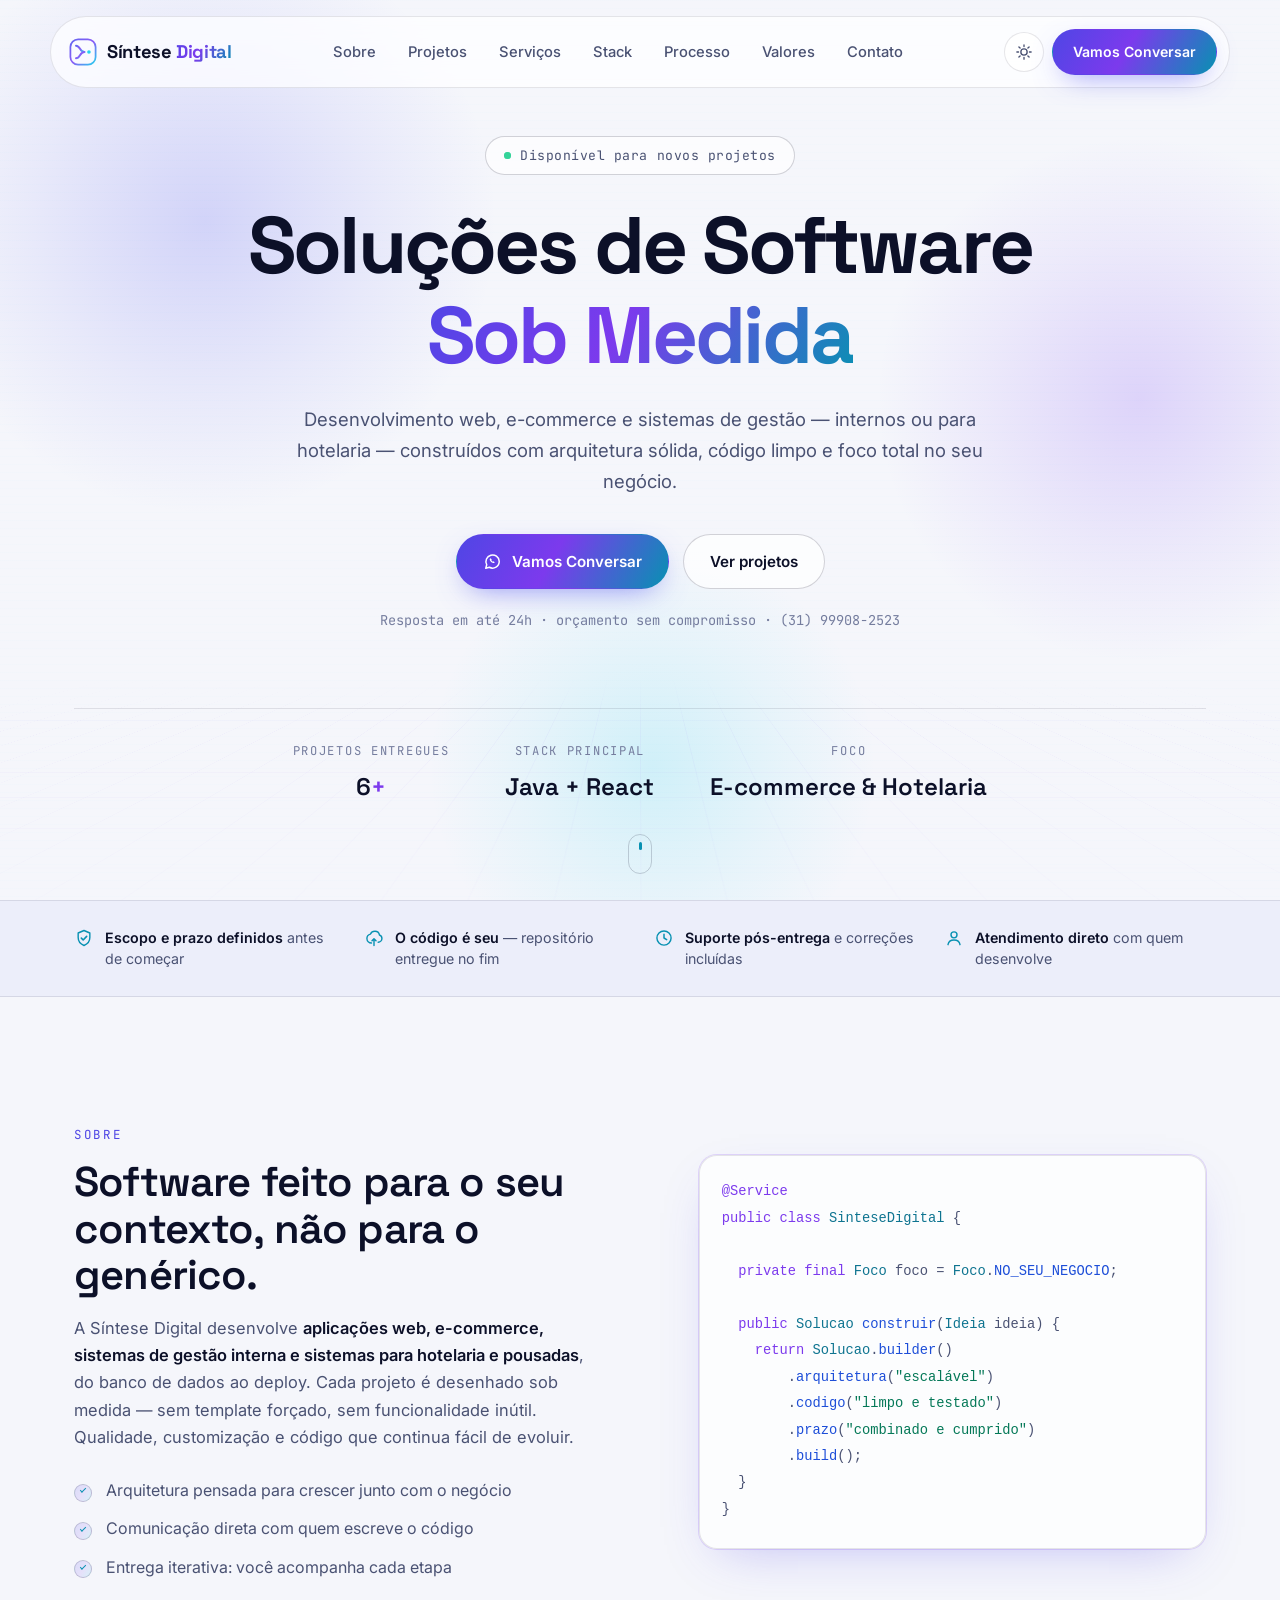
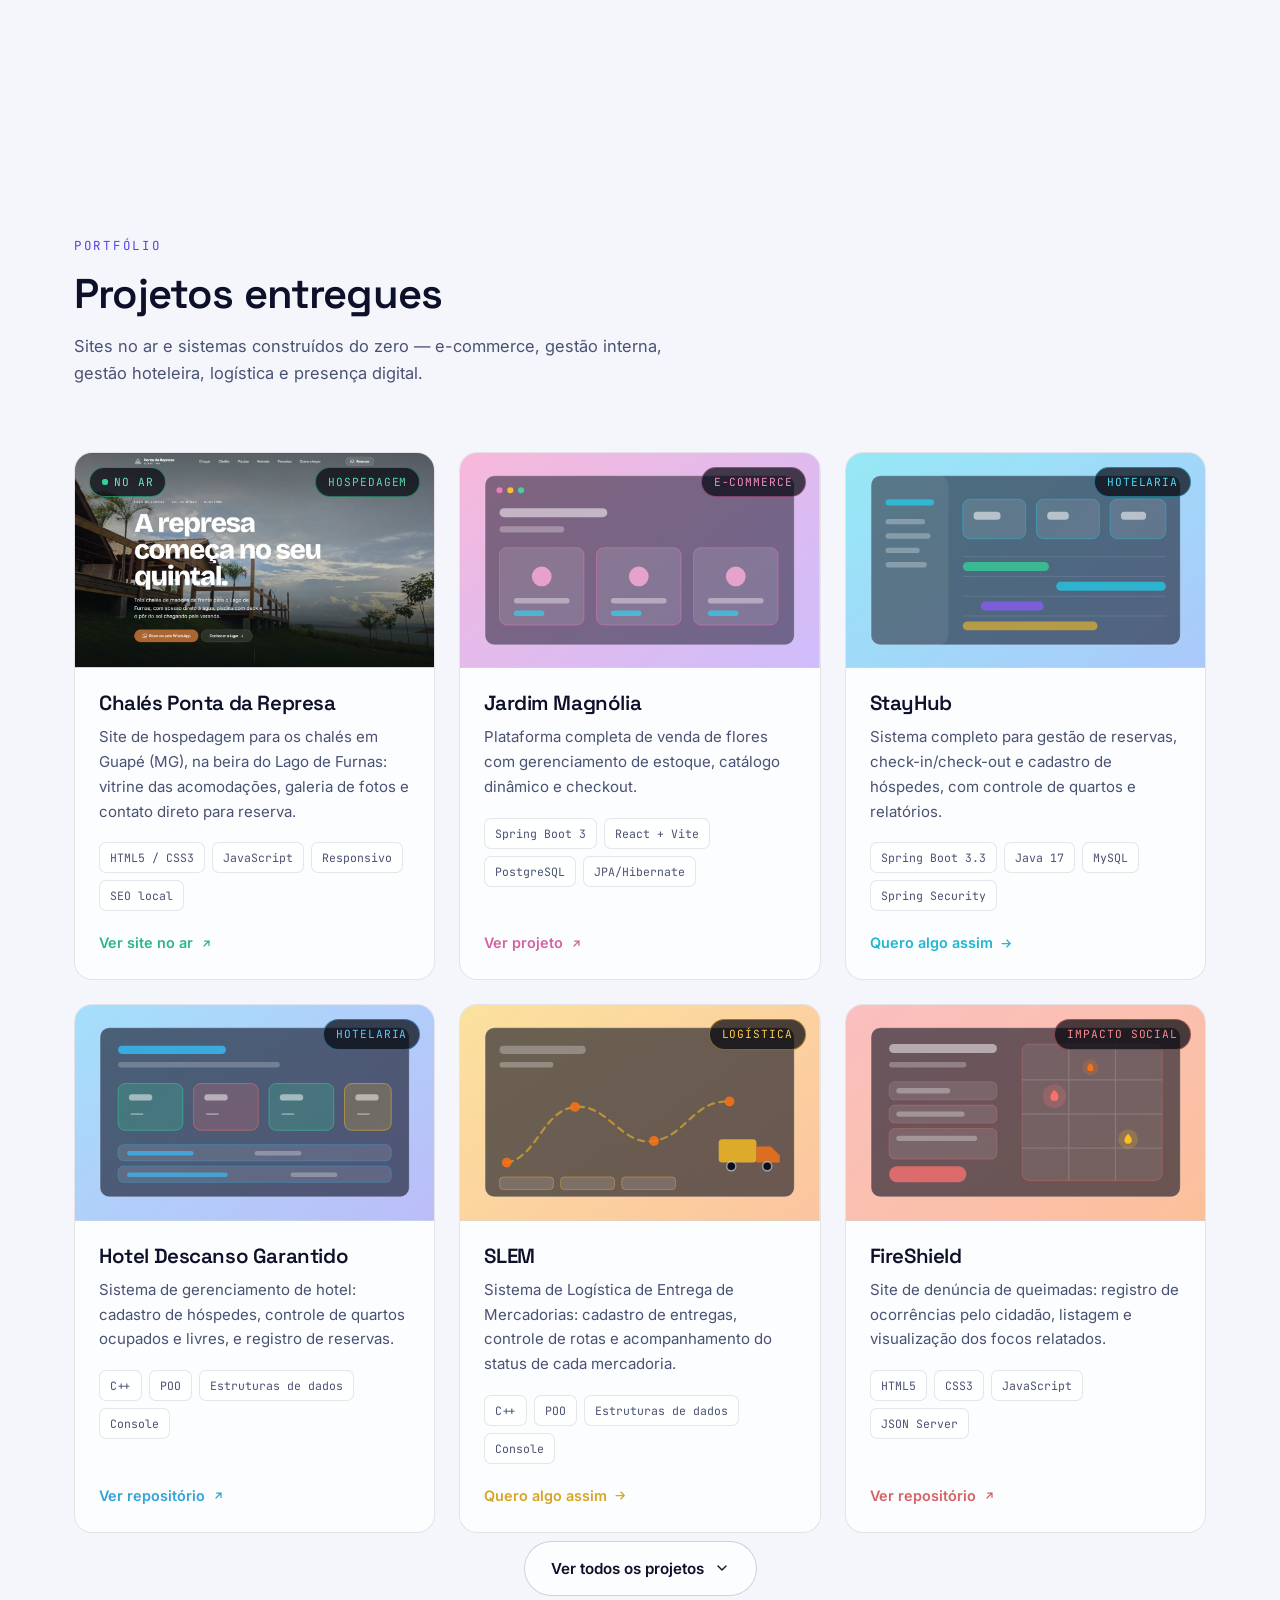
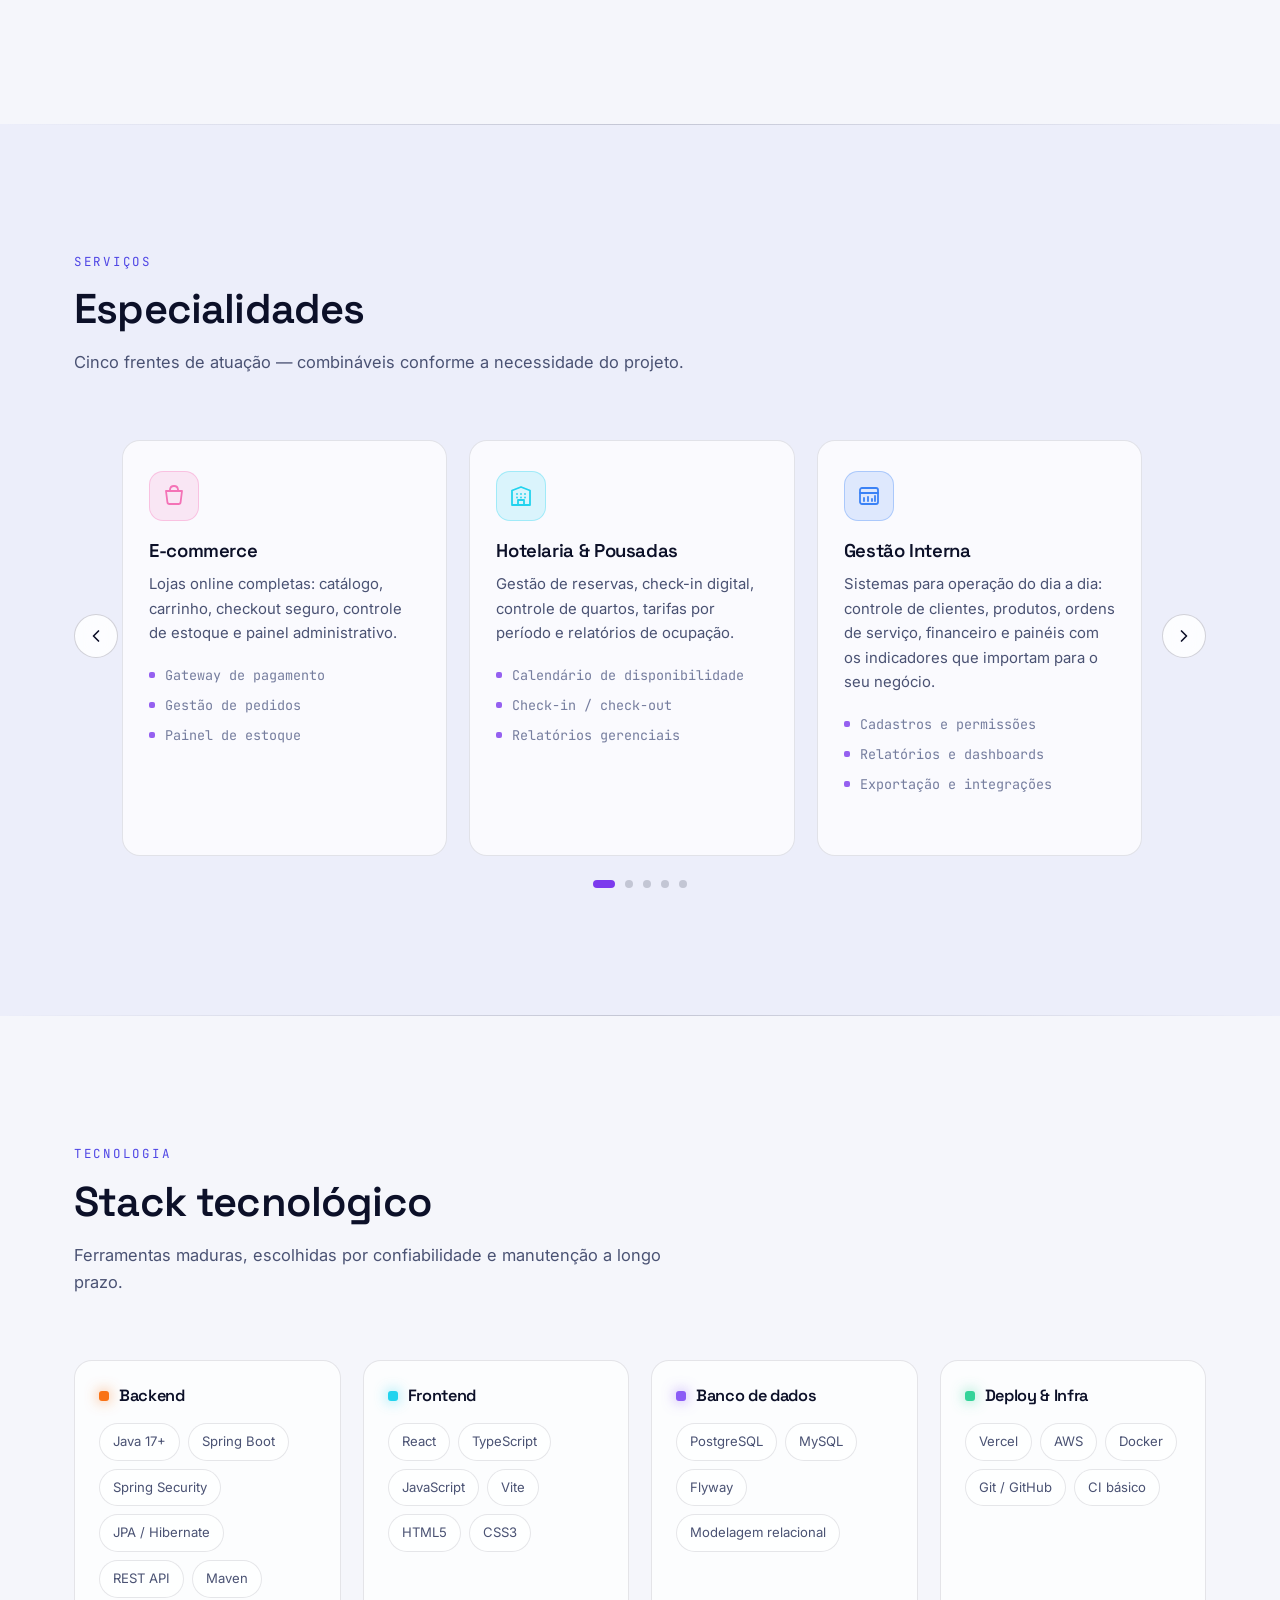
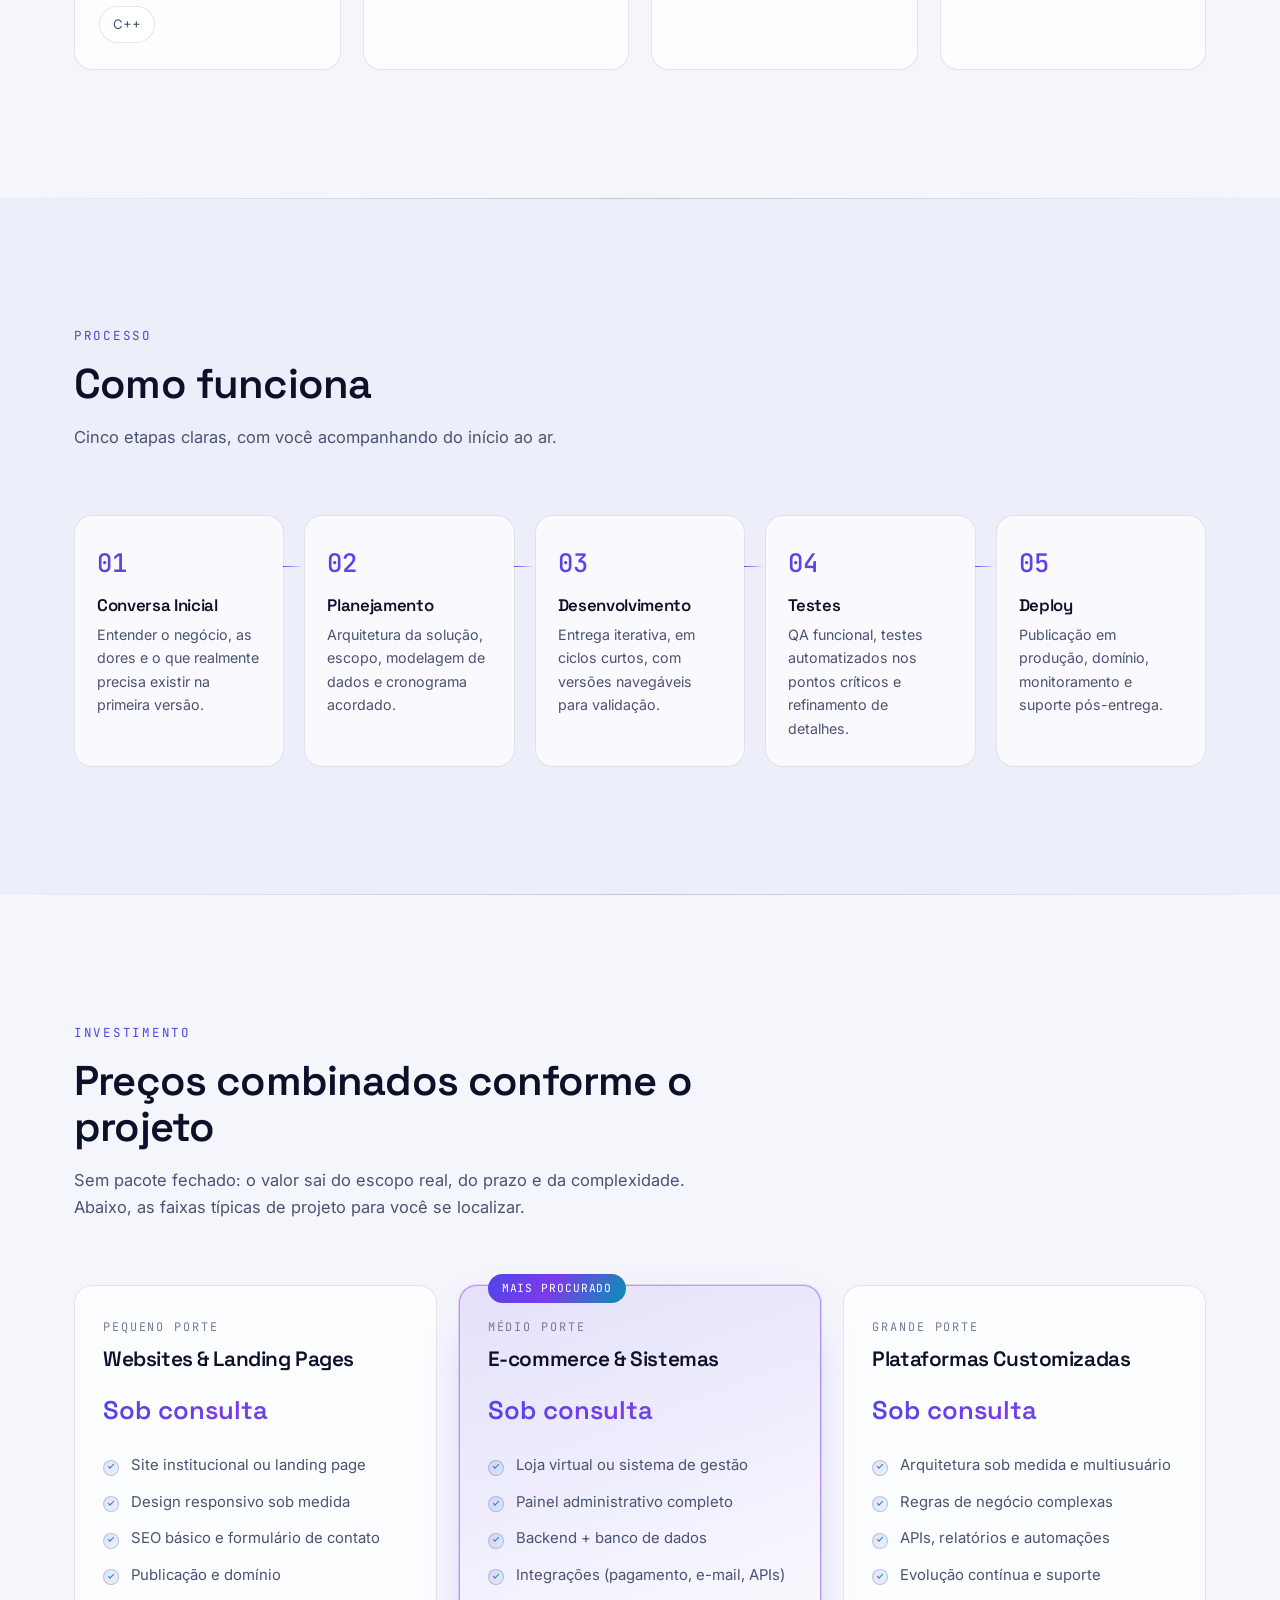
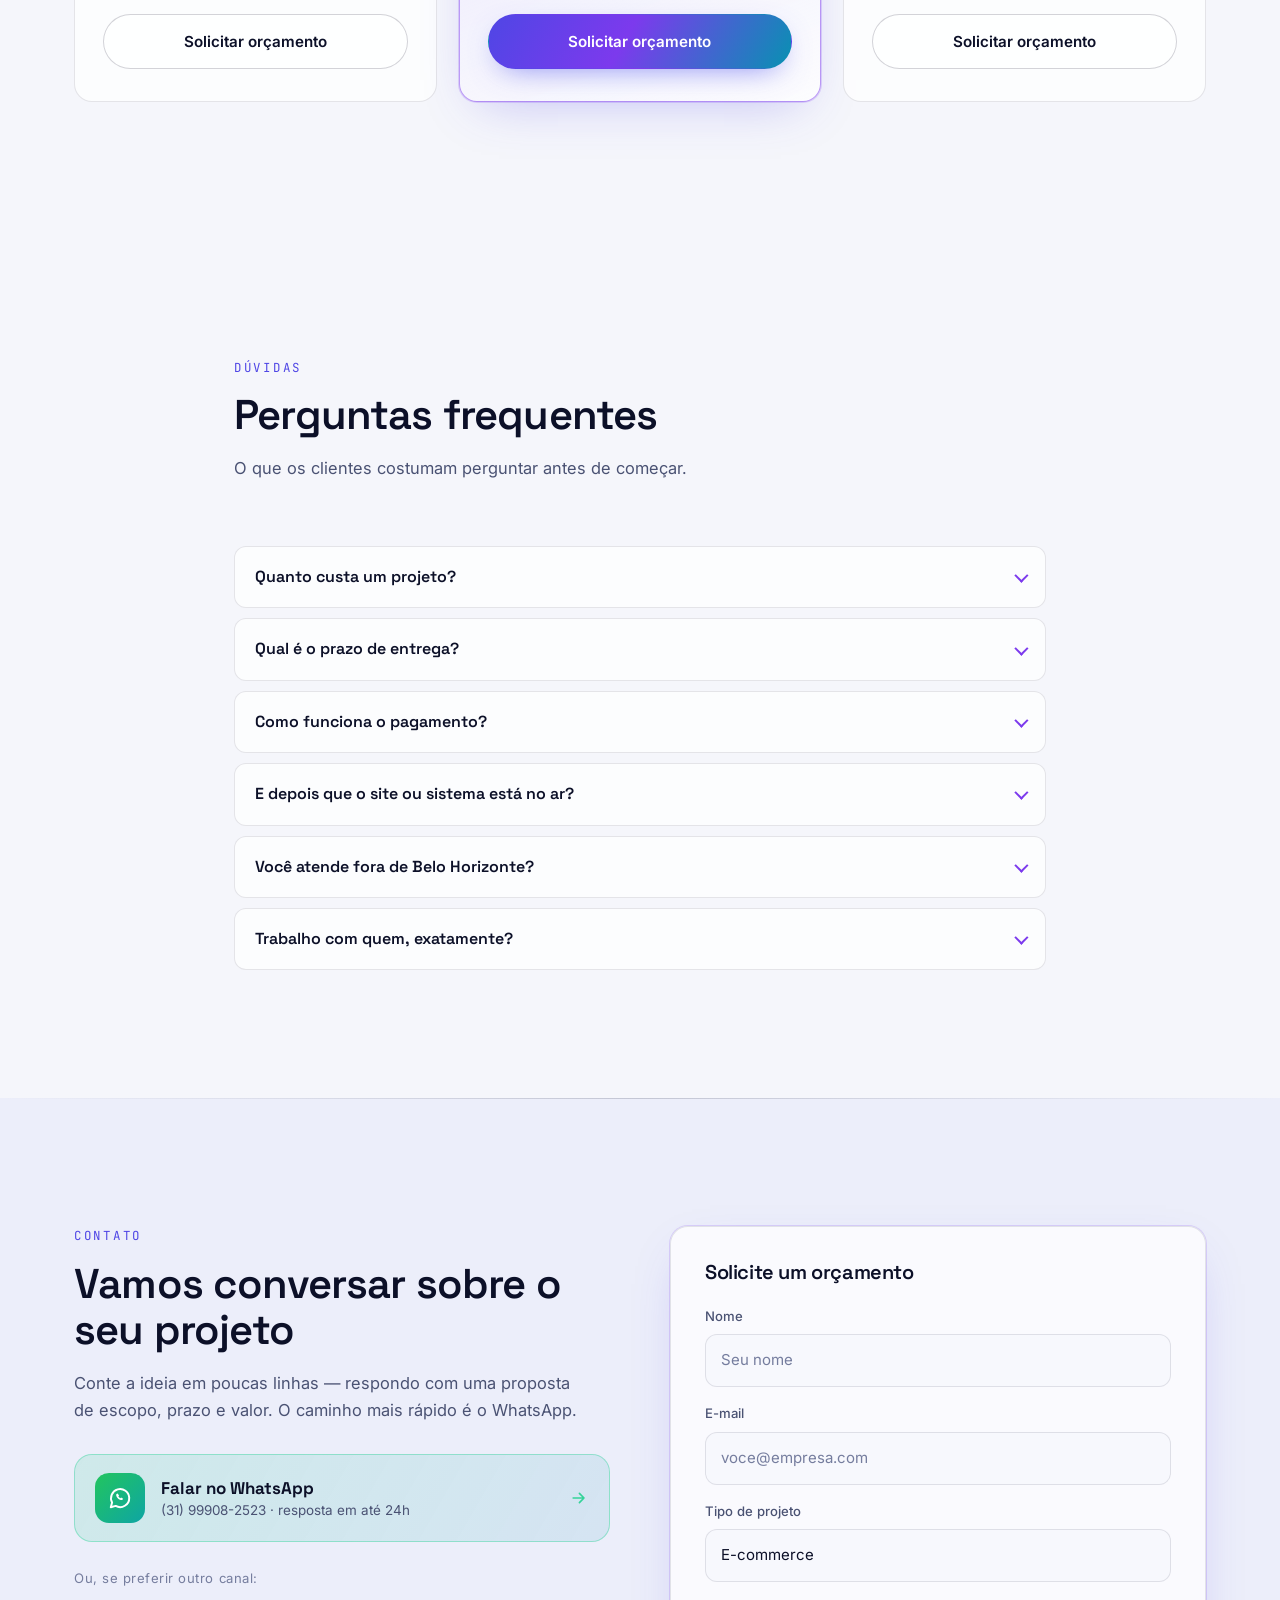
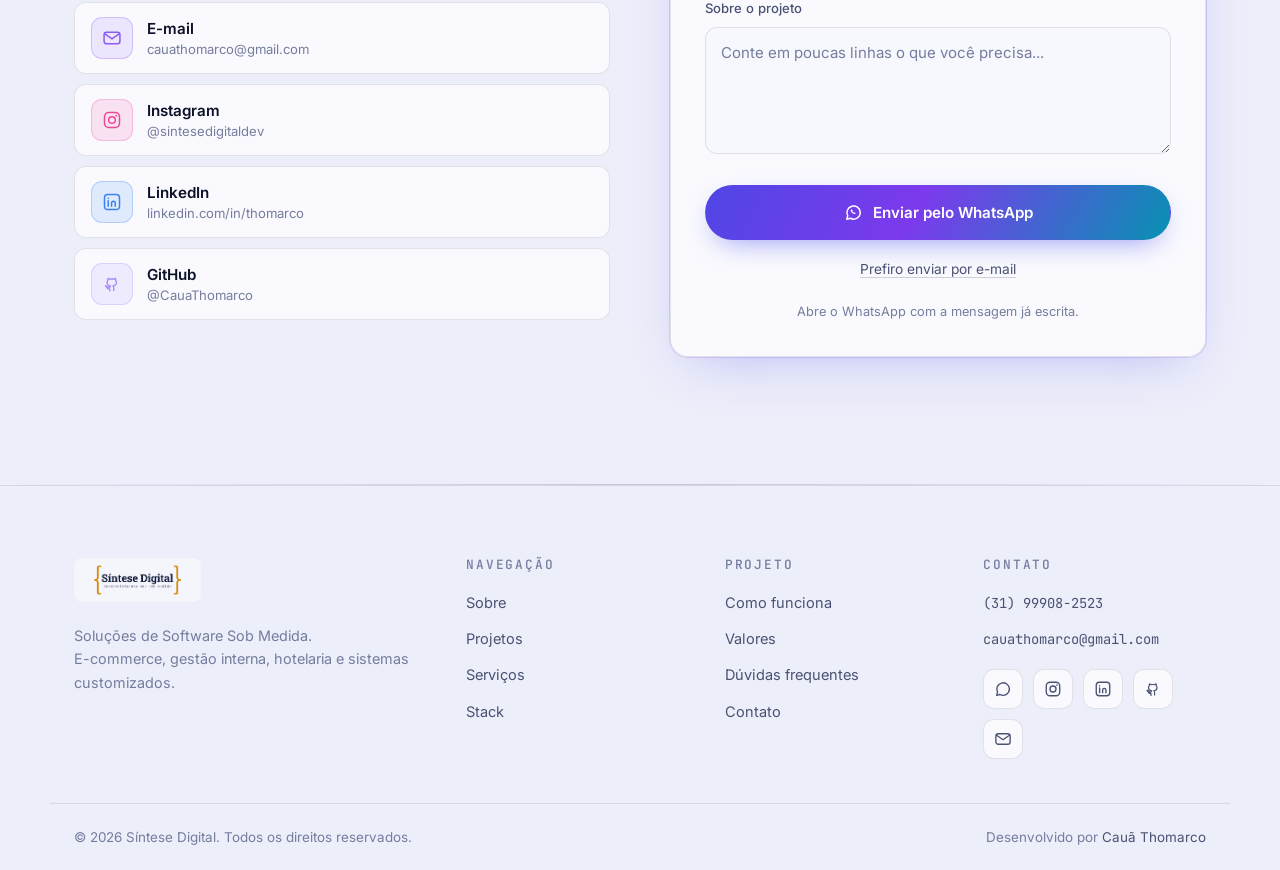
<file: index.html>
<!DOCTYPE html>
<html lang="pt-BR">
<head>
<!-- Google tag (gtag.js) -->
<script async src="https://www.googletagmanager.com/gtag/js?id=AW-18373610992"></script>
<script>
  window.dataLayer = window.dataLayer || [];
  function gtag(){dataLayer.push(arguments);}
  gtag('js', new Date());
  gtag('config', 'AW-18373610992');
</script>
<!-- Event snippet for Contato conversion page -->
<script>
function gtag_report_conversion(url) {
  var callback = function () {
    if (typeof(url) != 'undefined') { window.location = url; }
  };
  gtag('event', 'conversion', {
    'send_to': 'AW-18373610992/eOlWCNu4ydwcEPCbnLlE',
    'value': 1.0,
    'currency': 'BRL',
    'event_callback': callback
  });
  return false;
}
</script>
<meta charset="UTF-8">
<meta name="viewport" content="width=device-width, initial-scale=1">
<title>Síntese Digital — Soluções de Software Sob Medida</title>
<meta name="description" content="Síntese Digital desenvolve software sob medida: e-commerce, sistemas de gestão interna, sistemas para hotelaria e pousadas, sites institucionais e APIs robustas com Java, Spring Boot e React.">
<meta name="author" content="Cauã Thomarco">
<meta name="color-scheme" content="dark light">
<meta name="theme-color" content="#05060f">

<!-- Define o tema antes da pintura: segue a preferência do sistema do cliente,
     ou a escolha manual salva anteriormente. Evita flash de tema errado. -->
<script>
(function () {
  var t;
  try { t = localStorage.getItem("sintese-theme"); } catch (e) {}
  if (t !== "light" && t !== "dark") {
    t = window.matchMedia("(prefers-color-scheme: light)").matches ? "light" : "dark";
  }
  document.documentElement.setAttribute("data-theme", t);
})();
</script>
<meta name="keywords" content="desenvolvimento de software, e-commerce, sistema hoteleiro, pousadas, Spring Boot, React, Java, Síntese Digital">
<link rel="canonical" href="https://sintesedigitaldev.com.br/">

<!-- Open Graph / redes sociais -->
<meta property="og:type" content="website">
<meta property="og:locale" content="pt_BR">
<meta property="og:site_name" content="Síntese Digital">
<meta property="og:title" content="Síntese Digital — Soluções de Software Sob Medida">
<meta property="og:description" content="E-commerce, sistemas de gestão interna, sistemas para hotelaria, sites institucionais e APIs sob medida. Do planejamento ao deploy.">
<meta property="og:url" content="https://sintesedigitaldev.com.br/">
<meta property="og:image" content="https://sintesedigitaldev.com.br/img/logo-horizontal-escura.png">
<meta property="og:image:secure_url" content="https://sintesedigitaldev.com.br/img/logo-horizontal-escura.png">
<meta property="og:image:type" content="image/png">
<meta property="og:image:width" content="2200">
<meta property="og:image:height" content="760">
<meta property="og:image:alt" content="Síntese Digital — desenvolvimento web sob medida">
<meta name="twitter:card" content="summary_large_image">
<meta name="twitter:image" content="https://sintesedigitaldev.com.br/img/logo-horizontal-escura.png">
<meta name="twitter:image:alt" content="Síntese Digital — desenvolvimento web sob medida">

<link rel="icon" href="data:image/svg+xml,%3Csvg xmlns='http://www.w3.org/2000/svg' viewBox='0 0 64 64'%3E%3Crect width='64' height='64' rx='16' fill='%230b0e1e'/%3E%3Cpath d='M17 19c14 0 12 13 24 13' stroke='%238b5cf6' stroke-width='6' fill='none' stroke-linecap='round'/%3E%3Cpath d='M17 45c14 0 12-13 24-13' stroke='%236366f1' stroke-width='6' fill='none' stroke-linecap='round'/%3E%3Ccircle cx='44' cy='32' r='5' fill='%2322d3ee'/%3E%3C/svg%3E">

<!-- O CSS do site vem primeiro e é o único que bloqueia a pintura. -->
<!-- ?v= é cache-busting manual: bumpar a data a cada deploy que mexe no CSS/JS
     (o _headers guarda CSS e JS por 1h, senão a mudança só aparece depois) -->
<link rel="stylesheet" href="styles.css?v=20260806">

<!-- Fontes num <link> comum travavam a primeira pintura até o Google
     responder. Com media="print" o navegador baixa sem bloquear e o onload
     promove para "all": o texto aparece na hora com a fonte do sistema e
     troca quando o arquivo chega (font-display: swap).
     Space Grotesk 500 saiu da lista — nenhuma regra do CSS usava. -->
<link rel="preconnect" href="https://fonts.googleapis.com">
<link rel="preconnect" href="https://fonts.gstatic.com" crossorigin>
<link rel="stylesheet"
      href="https://fonts.googleapis.com/css2?family=Space+Grotesk:wght@600;700&family=Inter:wght@400;500;600&family=JetBrains+Mono:wght@400;500&display=swap"
      media="print" onload="this.media='all'">
<noscript>
  <link rel="stylesheet" href="https://fonts.googleapis.com/css2?family=Space+Grotesk:wght@600;700&family=Inter:wght@400;500;600&family=JetBrains+Mono:wght@400;500&display=swap">
</noscript>

<script type="application/ld+json">
{
  "@context": "https://schema.org",
  "@type": "ProfessionalService",
  "name": "Síntese Digital",
  "description": "Desenvolvimento de software sob medida: e-commerce, sistemas de gestão interna, sistemas para hotelaria e pousadas, sites institucionais e APIs.",
  "url": "https://sintesedigitaldev.com.br/",
  "image": {
    "@type": "ImageObject",
    "url": "https://sintesedigitaldev.com.br/img/logo-horizontal-escura.png",
    "width": 2200,
    "height": 760
  },
  "logo": {
    "@type": "ImageObject",
    "url": "https://sintesedigitaldev.com.br/img/logo-horizontal-escura.png",
    "width": 2200,
    "height": 760
  },
  "areaServed": "BR",
  "founder": { "@type": "Person", "name": "Cauã Thomarco" },
  "knowsAbout": ["Java", "Spring Boot", "React", "PostgreSQL", "MySQL", "E-commerce", "Sistemas de gestão interna", "Sistemas de gestão hoteleira"],
  "email": "cauathomarco@gmail.com",
  "telephone": "+5531999082523",
  "sameAs": [
    "https://www.instagram.com/sintesedigitaldev",
    "https://www.linkedin.com/in/thomarco",
    "https://github.com/CauaThomarco"
  ]
}
</script>
</head>
<body>
<a class="skip-link" href="#hero">Ir para o conteúdo</a>

<!-- ============ NAV FLUTUANTE ============ -->
<header class="nav-wrap" id="nav">
  <nav class="nav glass-blur" aria-label="Navegação principal">
    <a class="brand" href="#hero" aria-label="Síntese Digital — início">
      <span class="brand-mark" aria-hidden="true">
        <svg viewBox="0 0 40 40" width="28" height="28">
          <defs>
            <linearGradient id="lg" x1="0" y1="0" x2="1" y2="1">
              <stop offset="0" stop-color="#6366f1"/><stop offset=".5" stop-color="#8b5cf6"/><stop offset="1" stop-color="#22d3ee"/>
            </linearGradient>
          </defs>
          <!-- duas linhas que convergem em um único ponto: síntese -->
          <rect x="2" y="2" width="36" height="36" rx="11" fill="none" stroke="url(#lg)" stroke-width="2.5"/>
          <path d="M10 11c6.5 0 5 9 12 9" fill="none" stroke="url(#lg)" stroke-width="2.8" stroke-linecap="round"/>
          <path d="M10 29c6.5 0 5-9 12-9" fill="none" stroke="url(#lg)" stroke-width="2.8" stroke-linecap="round"/>
          <path d="M22 20h5" fill="none" stroke="url(#lg)" stroke-width="2.8" stroke-linecap="round"/>
          <circle cx="28.5" cy="20" r="2.6" fill="#22d3ee"/>
        </svg>
      </span>
      <span class="brand-text">Síntese<span class="grad-text"> Digital</span></span>
    </a>

    <ul class="nav-links" id="nav-links">
      <li><a href="#sobre">Sobre</a></li>
      <li><a href="#projetos">Projetos</a></li>
      <li><a href="#servicos">Serviços</a></li>
      <li><a href="#stack">Stack</a></li>
      <li><a href="#processo">Processo</a></li>
      <li><a href="#valores">Valores</a></li>
      <li><a href="#contato">Contato</a></li>
      <li class="nav-cta-mobile"><a href="https://wa.me/5531999082523?text=Ol%C3%A1%2C%20Cau%C3%A3!%20Vi%20o%20site%20da%20S%C3%ADntese%20Digital%20e%20quero%20conversar%20sobre%20um%20projeto." target="_blank" rel="noopener">Vamos Conversar</a></li>
    </ul>

    <div class="nav-actions">
      <button class="icon-btn" id="theme-toggle" type="button" aria-label="Alternar tema claro/escuro" title="Alternar tema">
        <svg class="ico-moon" viewBox="0 0 24 24" width="18" height="18" aria-hidden="true"><path d="M21 12.8A9 9 0 1 1 11.2 3a7 7 0 0 0 9.8 9.8Z" fill="none" stroke="currentColor" stroke-width="1.8" stroke-linejoin="round"/></svg>
        <svg class="ico-sun" viewBox="0 0 24 24" width="18" height="18" aria-hidden="true"><circle cx="12" cy="12" r="4.2" fill="none" stroke="currentColor" stroke-width="1.8"/><g stroke="currentColor" stroke-width="1.8" stroke-linecap="round"><path d="M12 2.5v2.2M12 19.3v2.2M2.5 12h2.2M19.3 12h2.2M5.2 5.2l1.6 1.6M17.2 17.2l1.6 1.6M18.8 5.2l-1.6 1.6M6.8 17.2l-1.6 1.6"/></g></svg>
      </button>
      <a class="btn btn-primary btn-sm nav-cta" href="https://wa.me/5531999082523?text=Ol%C3%A1%2C%20Cau%C3%A3!%20Vi%20o%20site%20da%20S%C3%ADntese%20Digital%20e%20quero%20conversar%20sobre%20um%20projeto." target="_blank" rel="noopener">Vamos Conversar</a>
      <button class="icon-btn burger" id="burger" type="button" aria-label="Abrir menu" aria-expanded="false" aria-controls="nav-links">
        <span></span><span></span><span></span>
      </button>
    </div>
  </nav>
</header>

<main>
<!-- ============ HERO ============ -->
<section class="hero" id="hero">
  <div class="hero-bg" aria-hidden="true">
    <div class="orb orb-1"></div>
    <div class="orb orb-2"></div>
    <div class="orb orb-3"></div>
    <div class="grid-floor"></div>
    <div class="scanline"></div>
  </div>

  <div class="container hero-inner">
    <p class="pill reveal"><span class="dot"></span> Disponível para novos projetos</p>

    <h1 class="hero-title reveal" data-delay="1">
      Soluções de Software<br><span class="grad-text">Sob Medida</span>
    </h1>

    <p class="hero-sub reveal" data-delay="2">
      Desenvolvimento web, e-commerce e sistemas de gestão — internos ou para hotelaria — construídos
      com arquitetura sólida, código limpo e foco total no seu negócio.
    </p>

    <div class="hero-cta reveal" data-delay="3">
      <a class="btn btn-primary btn-wa" href="https://wa.me/5531999082523?text=Ol%C3%A1%2C%20Cau%C3%A3!%20Vi%20o%20site%20da%20S%C3%ADntese%20Digital%20e%20quero%20conversar%20sobre%20um%20projeto." target="_blank" rel="noopener">
        <svg viewBox="0 0 24 24" width="19" height="19" aria-hidden="true"><path d="M20.5 11.7A8.4 8.4 0 0 1 8 19.3L3.5 20.5l1.2-4.4A8.4 8.4 0 1 1 20.5 11.7Z" fill="none" stroke="currentColor" stroke-width="1.9" stroke-linejoin="round"/><path d="M8.8 8.4c-.5.6-.4 1.7.4 2.9.9 1.3 2 2 2.9 2.4 1 .4 1.7.3 2.2-.2l.6-.7-1.9-1.2-.7.6c-.6-.3-1.3-.9-1.8-1.7l.6-.7L9.8 7.9l-1 .5Z" fill="currentColor"/></svg>
        Vamos Conversar
      </a>
      <a class="btn btn-ghost" href="#projetos">Ver projetos</a>
    </div>

    <p class="hero-micro reveal" data-delay="3">
      Resposta em até 24h &middot; orçamento sem compromisso &middot; (31) 99908-2523
    </p>

    <dl class="hero-stats reveal" data-delay="4">
      <div><dt>Projetos entregues</dt><dd class="counter" data-to="6">0</dd></div>
      <div><dt>Stack principal</dt><dd>Java + React</dd></div>
      <div><dt>Foco</dt><dd>E-commerce &amp; Hotelaria</dd></div>
    </dl>
  </div>

  <a class="scroll-hint" href="#sobre" aria-hidden="true"><span></span></a>
</section>

<!-- ============ FAIXA DE CONFIANÇA ============ -->
<section class="trust-strip" aria-label="Compromissos com o cliente">
  <div class="container trust-grid">
    <div class="trust reveal">
      <svg viewBox="0 0 24 24" width="20" height="20" aria-hidden="true"><path d="M12 3l7 3v5.5c0 4.2-2.9 7.9-7 9.5-4.1-1.6-7-5.3-7-9.5V6l7-3Z" fill="none" stroke="currentColor" stroke-width="1.7" stroke-linejoin="round"/><path d="m8.8 12.2 2.2 2.2 4.2-4.4" fill="none" stroke="currentColor" stroke-width="1.9" stroke-linecap="round" stroke-linejoin="round"/></svg>
      <p><strong>Escopo e prazo definidos</strong> antes de começar</p>
    </div>
    <div class="trust reveal" data-delay="1">
      <svg viewBox="0 0 24 24" width="20" height="20" aria-hidden="true"><path d="M9 18c-3 0-5.5-2.4-5.5-5.4 0-2.6 1.8-4.8 4.3-5.3A5.6 5.6 0 0 1 13.2 4a5.5 5.5 0 0 1 5.4 4.4c1.7.6 2.9 2.2 2.9 4.1 0 2.5-2 4.5-4.5 4.5" fill="none" stroke="currentColor" stroke-width="1.7" stroke-linecap="round" stroke-linejoin="round"/><path d="M12 21v-8m0 0-2.4 2.4M12 13l2.4 2.4" fill="none" stroke="currentColor" stroke-width="1.7" stroke-linecap="round" stroke-linejoin="round"/></svg>
      <p><strong>O código é seu</strong> — repositório entregue no fim</p>
    </div>
    <div class="trust reveal" data-delay="2">
      <svg viewBox="0 0 24 24" width="20" height="20" aria-hidden="true"><circle cx="12" cy="12" r="8.5" fill="none" stroke="currentColor" stroke-width="1.7"/><path d="M12 7.5V12l3.2 2" fill="none" stroke="currentColor" stroke-width="1.8" stroke-linecap="round" stroke-linejoin="round"/></svg>
      <p><strong>Suporte pós-entrega</strong> e correções incluídas</p>
    </div>
    <div class="trust reveal" data-delay="3">
      <svg viewBox="0 0 24 24" width="20" height="20" aria-hidden="true"><circle cx="12" cy="8.2" r="3.6" fill="none" stroke="currentColor" stroke-width="1.7"/><path d="M4.8 20c.6-3.6 3.6-5.6 7.2-5.6s6.6 2 7.2 5.6" fill="none" stroke="currentColor" stroke-width="1.7" stroke-linecap="round"/></svg>
      <p><strong>Atendimento direto</strong> com quem desenvolve</p>
    </div>
  </div>
</section>

<!-- ============ SOBRE ============ -->
<section class="section" id="sobre">
  <div class="container about-grid">
    <div class="reveal">
      <p class="eyebrow">Sobre</p>
      <h2 class="section-title">Software feito para o seu contexto, não para o genérico.</h2>
      <p class="lead">
        A Síntese Digital desenvolve <strong>aplicações web, e-commerce, sistemas de gestão interna e sistemas para hotelaria e pousadas</strong>,
        do banco de dados ao deploy. Cada projeto é desenhado sob medida — sem template forçado, sem
        funcionalidade inútil. Qualidade, customização e código que continua fácil de evoluir.
      </p>
      <ul class="check-list">
        <li>Arquitetura pensada para crescer junto com o negócio</li>
        <li>Comunicação direta com quem escreve o código</li>
        <li>Entrega iterativa: você acompanha cada etapa</li>
      </ul>
    </div>

    <div class="about-card glass reveal" data-delay="2">
      <pre class="code-block"><code><span class="c-key">@Service</span>
<span class="c-key">public class</span> <span class="c-cls">SinteseDigital</span> {

  <span class="c-key">private final</span> <span class="c-cls">Foco</span> foco = <span class="c-cls">Foco</span>.<span class="c-fn">NO_SEU_NEGOCIO</span>;

  <span class="c-key">public</span> <span class="c-cls">Solucao</span> <span class="c-fn">construir</span>(<span class="c-cls">Ideia</span> ideia) {
    <span class="c-key">return</span> <span class="c-cls">Solucao</span>.<span class="c-fn">builder</span>()
        .<span class="c-fn">arquitetura</span>(<span class="c-str">"escalável"</span>)
        .<span class="c-fn">codigo</span>(<span class="c-str">"limpo e testado"</span>)
        .<span class="c-fn">prazo</span>(<span class="c-str">"combinado e cumprido"</span>)
        .<span class="c-fn">build</span>();
  }
}</code></pre>
    </div>
  </div>
</section>

<!-- ============ PROJETOS ============ -->
<section class="section" id="projetos">
  <div class="container">
    <header class="section-head reveal">
      <p class="eyebrow">Portfólio</p>
      <h2 class="section-title">Projetos entregues</h2>
      <p class="section-desc">Sites no ar e sistemas construídos do zero — e-commerce, gestão interna, gestão hoteleira, logística e presença digital.</p>
    </header>

    <div class="projects" data-projetos-grid>

      <!-- Chalés Ponta da Represa — site publicado -->
      <article class="project glass reveal" style="--accent:#34d399; --accent-2:#22d3ee">
        <div class="project-visual">
          <img src="img/chales-ponta-da-represa.jpg" width="1200" height="720" loading="lazy" decoding="async"
               alt="Página inicial do site dos Chalés Ponta da Represa, com os chalés de madeira à beira do Lago de Furnas">
          <span class="badge badge-live"><span class="live-dot" aria-hidden="true"></span> No ar</span>
          <span class="badge">Hospedagem</span>
        </div>
        <div class="project-body">
          <h3>Chalés Ponta da Represa</h3>
          <p>Site de hospedagem para os chalés em Guapé (MG), na beira do Lago de Furnas:
            vitrine das acomodações, galeria de fotos e contato direto para reserva.</p>
          <ul class="tags">
            <li>HTML5 / CSS3</li><li>JavaScript</li><li>Responsivo</li><li>SEO local</li>
          </ul>
          <a class="project-link" href="https://pontadarepresa.com.br/" target="_blank" rel="noopener">
            Ver site no ar
            <svg viewBox="0 0 24 24" width="15" height="15" aria-hidden="true"><path d="M8 16 16 8m0 0H9m7 0v7" fill="none" stroke="currentColor" stroke-width="2" stroke-linecap="round" stroke-linejoin="round"/></svg>
          </a>
        </div>
      </article>

      <!-- Jardim Magnólia -->
      <article class="project glass reveal" style="--accent:#f472b6; --accent-2:#8b5cf6">
        <div class="project-visual">
          <svg viewBox="0 0 400 240" role="img" aria-label="Mockup do e-commerce Jardim Magnólia" preserveAspectRatio="xMidYMid slice">
            <defs><linearGradient id="p1" x1="0" y1="0" x2="1" y2="1"><stop offset="0" stop-color="#f472b6" stop-opacity=".35"/><stop offset="1" stop-color="#8b5cf6" stop-opacity=".25"/></linearGradient></defs>
            <rect width="400" height="240" fill="url(#p1)"/>
            <g opacity=".9"><rect x="28" y="26" width="344" height="188" rx="10" fill="#0b0e1e" fill-opacity=".55" stroke="#ffffff" stroke-opacity=".18"/>
            <circle cx="44" cy="42" r="3.4" fill="#f472b6"/><circle cx="56" cy="42" r="3.4" fill="#fbbf24"/><circle cx="68" cy="42" r="3.4" fill="#34d399"/>
            <rect x="44" y="62" width="120" height="10" rx="5" fill="#fff" fill-opacity=".55"/>
            <rect x="44" y="82" width="72" height="7" rx="3.5" fill="#fff" fill-opacity=".3"/>
            <g fill="#fff" fill-opacity=".12" stroke="#f472b6" stroke-opacity=".5">
              <rect x="44" y="106" width="94" height="86" rx="8"/><rect x="152" y="106" width="94" height="86" rx="8"/><rect x="260" y="106" width="94" height="86" rx="8"/>
            </g>
            <g fill="#f9a8d4" fill-opacity=".85"><circle cx="91" cy="138" r="11"/><circle cx="199" cy="138" r="11"/><circle cx="307" cy="138" r="11"/></g>
            <g fill="#fff" fill-opacity=".4"><rect x="60" y="162" width="62" height="6" rx="3"/><rect x="168" y="162" width="62" height="6" rx="3"/><rect x="276" y="162" width="62" height="6" rx="3"/></g>
            <g fill="#22d3ee" fill-opacity=".7"><rect x="60" y="176" width="34" height="6" rx="3"/><rect x="168" y="176" width="34" height="6" rx="3"/><rect x="276" y="176" width="34" height="6" rx="3"/></g></g>
          </svg>
          <span class="badge">E-commerce</span>
        </div>
        <div class="project-body">
          <h3>Jardim Magnólia</h3>
          <p>Plataforma completa de venda de flores com gerenciamento de estoque, catálogo dinâmico e checkout.</p>
          <ul class="tags">
            <li>Spring Boot 3</li><li>React + Vite</li><li>PostgreSQL</li><li>JPA/Hibernate</li>
          </ul>
          <!-- TODO: se a loja estiver no ar, trocar por URL do site publicado -->
          <a class="project-link" href="https://github.com/CauaThomarco/jardim-magnolia" target="_blank" rel="noopener">
            Ver projeto
            <svg viewBox="0 0 24 24" width="15" height="15" aria-hidden="true"><path d="M8 16 16 8m0 0H9m7 0v7" fill="none" stroke="currentColor" stroke-width="2" stroke-linecap="round" stroke-linejoin="round"/></svg>
          </a>
        </div>
      </article>

      <!-- StayHub -->
      <article class="project glass reveal" data-delay="1" style="--accent:#22d3ee; --accent-2:#3b82f6">
        <div class="project-visual">
          <svg viewBox="0 0 400 240" role="img" aria-label="Mockup do sistema hoteleiro StayHub" preserveAspectRatio="xMidYMid slice">
            <defs><linearGradient id="p2" x1="0" y1="0" x2="1" y2="1"><stop offset="0" stop-color="#22d3ee" stop-opacity=".32"/><stop offset="1" stop-color="#3b82f6" stop-opacity=".28"/></linearGradient></defs>
            <rect width="400" height="240" fill="url(#p2)"/>
            <g><rect x="28" y="26" width="344" height="188" rx="10" fill="#0b0e1e" fill-opacity=".55" stroke="#fff" stroke-opacity=".18"/>
            <rect x="28" y="26" width="86" height="188" rx="10" fill="#fff" fill-opacity=".07"/>
            <g fill="#22d3ee" fill-opacity=".7"><rect x="44" y="52" width="54" height="7" rx="3.5"/></g>
            <g fill="#fff" fill-opacity=".28"><rect x="44" y="74" width="44" height="6" rx="3"/><rect x="44" y="90" width="50" height="6" rx="3"/><rect x="44" y="106" width="38" height="6" rx="3"/><rect x="44" y="122" width="46" height="6" rx="3"/></g>
            <g><rect x="130" y="52" width="70" height="44" rx="8" fill="#fff" fill-opacity=".1" stroke="#22d3ee" stroke-opacity=".45"/><rect x="212" y="52" width="70" height="44" rx="8" fill="#fff" fill-opacity=".1" stroke="#22d3ee" stroke-opacity=".45"/><rect x="294" y="52" width="62" height="44" rx="8" fill="#fff" fill-opacity=".1" stroke="#22d3ee" stroke-opacity=".45"/></g>
            <g fill="#fff" fill-opacity=".55"><rect x="142" y="66" width="30" height="9" rx="4"/><rect x="224" y="66" width="24" height="9" rx="4"/><rect x="306" y="66" width="28" height="9" rx="4"/></g>
            <g stroke="#fff" stroke-opacity=".12"><path d="M130 116h226M130 138h226M130 160h226M130 182h226"/></g>
            <g><rect x="130" y="122" width="96" height="10" rx="5" fill="#34d399" fill-opacity=".75"/><rect x="234" y="144" width="122" height="10" rx="5" fill="#22d3ee" fill-opacity=".7"/><rect x="150" y="166" width="70" height="10" rx="5" fill="#8b5cf6" fill-opacity=".75"/><rect x="130" y="188" width="150" height="10" rx="5" fill="#fbbf24" fill-opacity=".6"/></g></g>
          </svg>
          <span class="badge">Hotelaria</span>
        </div>
        <div class="project-body">
          <h3>StayHub</h3>
          <p>Sistema completo para gestão de reservas, check-in/check-out e cadastro de hóspedes, com controle de quartos e relatórios.</p>
          <ul class="tags">
            <li>Spring Boot 3.3</li><li>Java 17</li><li>MySQL</li><li>Spring Security</li>
          </ul>
          <a class="project-link" href="https://wa.me/5531999082523?text=Ol%C3%A1%2C%20Cau%C3%A3!%20Vi%20o%20StayHub%20no%20site%20da%20S%C3%ADntese%20Digital%20e%20quero%20um%20sistema%20de%20gest%C3%A3o%20parecido." target="_blank" rel="noopener">
            Quero algo assim
            <svg viewBox="0 0 24 24" width="15" height="15" aria-hidden="true"><path d="M5 12h13m0 0-5.5-5.5M18 12l-5.5 5.5" fill="none" stroke="currentColor" stroke-width="2" stroke-linecap="round" stroke-linejoin="round"/></svg>
          </a>
        </div>
      </article>

      <!-- Hotel Descanso Garantido -->
      <article class="project glass reveal" data-delay="2" style="--accent:#38bdf8; --accent-2:#6366f1">
        <div class="project-visual">
          <svg viewBox="0 0 400 240" role="img" aria-label="Mockup do sistema Hotel Descanso Garantido" preserveAspectRatio="xMidYMid slice">
            <defs><linearGradient id="p6" x1="0" y1="0" x2="1" y2="1"><stop offset="0" stop-color="#38bdf8" stop-opacity=".3"/><stop offset="1" stop-color="#6366f1" stop-opacity=".28"/></linearGradient></defs>
            <rect width="400" height="240" fill="url(#p6)"/>
            <rect x="28" y="26" width="344" height="188" rx="10" fill="#0b0e1e" fill-opacity=".6" stroke="#fff" stroke-opacity=".18"/>
            <rect x="48" y="46" width="120" height="9" rx="4.5" fill="#38bdf8" fill-opacity=".8"/>
            <rect x="48" y="64" width="180" height="6" rx="3" fill="#fff" fill-opacity=".22"/>
            <g>
              <rect x="48" y="88" width="72" height="52" rx="8" fill="#34d399" fill-opacity=".22" stroke="#34d399" stroke-opacity=".6"/>
              <rect x="132" y="88" width="72" height="52" rx="8" fill="#f87171" fill-opacity=".2" stroke="#f87171" stroke-opacity=".55"/>
              <rect x="216" y="88" width="72" height="52" rx="8" fill="#34d399" fill-opacity=".22" stroke="#34d399" stroke-opacity=".6"/>
              <rect x="300" y="88" width="52" height="52" rx="8" fill="#fbbf24" fill-opacity=".2" stroke="#fbbf24" stroke-opacity=".55"/>
            </g>
            <g fill="#fff" fill-opacity=".5">
              <rect x="60" y="100" width="26" height="7" rx="3.5"/><rect x="144" y="100" width="26" height="7" rx="3.5"/>
              <rect x="228" y="100" width="26" height="7" rx="3.5"/><rect x="312" y="100" width="26" height="7" rx="3.5"/>
            </g>
            <g stroke="#fff" stroke-opacity=".35" fill="none" stroke-width="1.8">
              <path d="M62 122h14M146 122h14M230 122h14M314 122h14"/>
            </g>
            <g fill="#fff" fill-opacity=".1" stroke="#38bdf8" stroke-opacity=".35">
              <rect x="48" y="156" width="304" height="18" rx="6"/><rect x="48" y="180" width="304" height="18" rx="6"/>
            </g>
            <g fill="#38bdf8" fill-opacity=".7"><rect x="58" y="163" width="74" height="5" rx="2.5"/><rect x="58" y="187" width="112" height="5" rx="2.5"/></g>
            <g fill="#fff" fill-opacity=".28"><rect x="200" y="163" width="52" height="5" rx="2.5"/><rect x="240" y="187" width="52" height="5" rx="2.5"/></g>
          </svg>
          <span class="badge">Hotelaria</span>
        </div>
        <div class="project-body">
          <h3>Hotel Descanso Garantido</h3>
          <p>Sistema de gerenciamento de hotel: cadastro de hóspedes, controle de quartos
            ocupados e livres, e registro de reservas.</p>
          <ul class="tags">
            <li>C++</li><li>POO</li><li>Estruturas de dados</li><li>Console</li>
          </ul>
          <a class="project-link" href="https://github.com/CauaThomarco/Hotel-Descanso-Garantido" target="_blank" rel="noopener">
            Ver repositório
            <svg viewBox="0 0 24 24" width="15" height="15" aria-hidden="true"><path d="M8 16 16 8m0 0H9m7 0v7" fill="none" stroke="currentColor" stroke-width="2" stroke-linecap="round" stroke-linejoin="round"/></svg>
          </a>
        </div>
      </article>

      <!-- SLEM -->
      <article class="project glass reveal" style="--accent:#fbbf24; --accent-2:#f97316">
        <div class="project-visual">
          <svg viewBox="0 0 400 240" role="img" aria-label="Mockup do sistema de logística SLEM" preserveAspectRatio="xMidYMid slice">
            <defs><linearGradient id="p7" x1="0" y1="0" x2="1" y2="1"><stop offset="0" stop-color="#fbbf24" stop-opacity=".28"/><stop offset="1" stop-color="#f97316" stop-opacity=".26"/></linearGradient></defs>
            <rect width="400" height="240" fill="url(#p7)"/>
            <rect x="28" y="26" width="344" height="188" rx="10" fill="#0b0e1e" fill-opacity=".6" stroke="#fff" stroke-opacity=".18"/>
            <path d="M52 176c34-6 40-58 76-62s52 44 88 38 44-46 84-44" fill="none" stroke="#fbbf24" stroke-opacity=".55" stroke-width="2.4" stroke-dasharray="7 6" stroke-linecap="round"/>
            <g fill="#f97316" fill-opacity=".85"><circle cx="52" cy="176" r="5.5"/><circle cx="128" cy="114" r="5.5"/><circle cx="216" cy="152" r="5.5"/><circle cx="300" cy="108" r="5.5"/></g>
            <g fill="#fff" fill-opacity=".28"><rect x="44" y="46" width="96" height="9" rx="4.5"/><rect x="44" y="64" width="60" height="6" rx="3"/></g>
            <g transform="translate(288 150)">
              <rect x="0" y="0" width="42" height="26" rx="4" fill="#fbbf24" fill-opacity=".8"/>
              <path d="M42 8h16l10 10v8H42Z" fill="#f97316" fill-opacity=".8"/>
              <circle cx="14" cy="30" r="5" fill="#0b0e1e" stroke="#fff" stroke-opacity=".5" stroke-width="1.6"/>
              <circle cx="54" cy="30" r="5" fill="#0b0e1e" stroke="#fff" stroke-opacity=".5" stroke-width="1.6"/>
            </g>
            <g fill="#fff" fill-opacity=".12" stroke="#fbbf24" stroke-opacity=".4">
              <rect x="44" y="192" width="60" height="14" rx="4"/><rect x="112" y="192" width="60" height="14" rx="4"/><rect x="180" y="192" width="60" height="14" rx="4"/>
            </g>
          </svg>
          <span class="badge">Logística</span>
        </div>
        <div class="project-body">
          <h3>SLEM</h3>
          <p>Sistema de Logística de Entrega de Mercadorias: cadastro de entregas, controle
            de rotas e acompanhamento do status de cada mercadoria.</p>
          <ul class="tags">
            <li>C++</li><li>POO</li><li>Estruturas de dados</li><li>Console</li>
          </ul>
          <!-- TODO: se houver repositório público do SLEM, trocar por ele -->
          <a class="project-link" href="https://wa.me/5531999082523?text=Ol%C3%A1%2C%20Cau%C3%A3!%20Vi%20o%20SLEM%20no%20portf%C3%B3lio%20da%20S%C3%ADntese%20Digital%20e%20quero%20um%20sistema%20de%20log%C3%ADstica%20parecido." target="_blank" rel="noopener">
            Quero algo assim
            <svg viewBox="0 0 24 24" width="15" height="15" aria-hidden="true"><path d="M5 12h13m0 0-5.5-5.5M18 12l-5.5 5.5" fill="none" stroke="currentColor" stroke-width="2" stroke-linecap="round" stroke-linejoin="round"/></svg>
          </a>
        </div>
      </article>

      <!-- FireShield -->
      <article class="project glass reveal" data-delay="1" style="--accent:#f87171; --accent-2:#f97316">
        <div class="project-visual">
          <svg viewBox="0 0 400 240" role="img" aria-label="Mockup do FireShield, site de denúncia de queimadas" preserveAspectRatio="xMidYMid slice">
            <defs><linearGradient id="p8" x1="0" y1="0" x2="1" y2="1"><stop offset="0" stop-color="#f87171" stop-opacity=".28"/><stop offset="1" stop-color="#f97316" stop-opacity=".3"/></linearGradient></defs>
            <rect width="400" height="240" fill="url(#p8)"/>
            <rect x="28" y="26" width="344" height="188" rx="10" fill="#0b0e1e" fill-opacity=".6" stroke="#fff" stroke-opacity=".18"/>
            <rect x="196" y="44" width="156" height="152" rx="8" fill="#fff" fill-opacity=".07" stroke="#f87171" stroke-opacity=".35"/>
            <g stroke="#fff" stroke-opacity=".14" fill="none" stroke-width="1.4">
              <path d="M196 84h156M196 122h156M196 160h156M248 44v152M300 44v152"/>
            </g>
            <g>
              <circle cx="232" cy="102" r="13" fill="#f87171" fill-opacity=".22"/>
              <path d="M232 95c3 3 4.5 5.5 4.5 8a4.5 4.5 0 1 1-9 0c0-2.5 1.5-5 4.5-8Z" fill="#f87171"/>
              <circle cx="314" cy="150" r="11" fill="#fbbf24" fill-opacity=".2"/>
              <path d="M314 144c2.6 2.6 4 4.8 4 7a4 4 0 1 1-8 0c0-2.2 1.4-4.4 4-7Z" fill="#fbbf24"/>
              <circle cx="272" cy="70" r="9" fill="#f97316" fill-opacity=".2"/>
              <path d="M272 65c2.2 2.2 3.4 4 3.4 5.9a3.4 3.4 0 1 1-6.8 0c0-1.9 1.2-3.7 3.4-5.9Z" fill="#f97316"/>
            </g>
            <rect x="48" y="44" width="120" height="10" rx="5" fill="#fff" fill-opacity=".5"/>
            <rect x="48" y="64" width="86" height="6" rx="3" fill="#fff" fill-opacity=".26"/>
            <g fill="#fff" fill-opacity=".1" stroke="#f87171" stroke-opacity=".35">
              <rect x="48" y="86" width="120" height="20" rx="6"/><rect x="48" y="112" width="120" height="20" rx="6"/><rect x="48" y="138" width="120" height="34" rx="6"/>
            </g>
            <g fill="#fff" fill-opacity=".3"><rect x="56" y="93" width="60" height="6" rx="3"/><rect x="56" y="119" width="76" height="6" rx="3"/><rect x="56" y="146" width="90" height="6" rx="3"/></g>
            <rect x="48" y="180" width="86" height="18" rx="9" fill="#f87171" fill-opacity=".8"/>
          </svg>
          <span class="badge">Impacto social</span>
        </div>
        <div class="project-body">
          <h3>FireShield</h3>
          <p>Site de denúncia de queimadas: registro de ocorrências pelo cidadão,
            listagem e visualização dos focos relatados.</p>
          <ul class="tags">
            <li>HTML5</li><li>CSS3</li><li>JavaScript</li><li>JSON Server</li>
          </ul>
          <a class="project-link" href="https://github.com/CauaThomarco/FireShield" target="_blank" rel="noopener">
            Ver repositório
            <svg viewBox="0 0 24 24" width="15" height="15" aria-hidden="true"><path d="M8 16 16 8m0 0H9m7 0v7" fill="none" stroke="currentColor" stroke-width="2" stroke-linecap="round" stroke-linejoin="round"/></svg>
          </a>
        </div>
      </article>

    </div>

    <div class="projetos-ver-mais" hidden data-ver-mais-wrap>
      <button type="button" class="btn btn-ghost" data-ver-mais-btn>
        Ver todos os projetos
        <svg viewBox="0 0 24 24" width="16" height="16" aria-hidden="true"><path d="M6 9l6 6 6-6" fill="none" stroke="currentColor" stroke-width="2" stroke-linecap="round" stroke-linejoin="round"/></svg>
      </button>
    </div>
  </div>
</section>

<!-- ============ SERVIÇOS ============ -->
<section class="section alt" id="servicos">
  <div class="container">
    <header class="section-head reveal">
      <p class="eyebrow">Serviços</p>
      <h2 class="section-title">Especialidades</h2>
      <p class="section-desc">Cinco frentes de atuação — combináveis conforme a necessidade do projeto.</p>
    </header>

    <div class="cards-carousel reveal" data-carrossel>
      <button type="button" class="carrossel-btn carrossel-prev" aria-label="Especialidade anterior" data-carrossel-prev>
        <svg viewBox="0 0 24 24" width="20" height="20" aria-hidden="true"><path d="M15 6l-6 6 6 6" fill="none" stroke="currentColor" stroke-width="2" stroke-linecap="round" stroke-linejoin="round"/></svg>
      </button>

      <div class="cards-viewport" data-carrossel-viewport>
        <div class="cards" data-carrossel-track>
          <article class="card glass">
            <div class="card-ico" style="--accent:#f472b6" aria-hidden="true">
              <svg viewBox="0 0 24 24" width="24" height="24"><path d="M4 7h16l-1.4 11.2A2 2 0 0 1 16.6 20H7.4a2 2 0 0 1-2-1.8L4 7Zm4 0V5.6A4 4 0 0 1 12 2a4 4 0 0 1 4 3.6V7" fill="none" stroke="currentColor" stroke-width="1.8" stroke-linecap="round" stroke-linejoin="round"/></svg>
            </div>
            <h3>E-commerce</h3>
            <p>Lojas online completas: catálogo, carrinho, checkout seguro, controle de estoque e painel administrativo.</p>
            <ul class="mini-list"><li>Gateway de pagamento</li><li>Gestão de pedidos</li><li>Painel de estoque</li></ul>
          </article>

          <article class="card glass">
            <div class="card-ico" style="--accent:#22d3ee" aria-hidden="true">
              <svg viewBox="0 0 24 24" width="24" height="24"><path d="M3 21V6.5L12 3l9 3.5V21M3 21h18M9 21v-5h6v5M8 10h.01M12 10h.01M16 10h.01M8 13.5h.01M12 13.5h.01M16 13.5h.01" fill="none" stroke="currentColor" stroke-width="1.8" stroke-linecap="round" stroke-linejoin="round"/></svg>
            </div>
            <h3>Hotelaria &amp; Pousadas</h3>
            <p>Gestão de reservas, check-in digital, controle de quartos, tarifas por período e relatórios de ocupação.</p>
            <ul class="mini-list"><li>Calendário de disponibilidade</li><li>Check-in / check-out</li><li>Relatórios gerenciais</li></ul>
          </article>

          <article class="card glass">
            <div class="card-ico" style="--accent:#3b82f6" aria-hidden="true">
              <svg viewBox="0 0 24 24" width="24" height="24"><rect x="3" y="4" width="18" height="16" rx="2" fill="none" stroke="currentColor" stroke-width="1.8"/><path d="M3 9h18" fill="none" stroke="currentColor" stroke-width="1.8" stroke-linecap="round"/><path d="M7 14v3M11 13v4M15 15v2M18 12v5" fill="none" stroke="currentColor" stroke-width="1.8" stroke-linecap="round"/></svg>
            </div>
            <h3>Gestão Interna</h3>
            <p>Sistemas para operação do dia a dia: controle de clientes, produtos, ordens de serviço, financeiro e painéis com os indicadores que importam para o seu negócio.</p>
            <ul class="mini-list"><li>Cadastros e permissões</li><li>Relatórios e dashboards</li><li>Exportação e integrações</li></ul>
          </article>

          <article class="card glass">
            <div class="card-ico" style="--accent:#8b5cf6" aria-hidden="true">
              <svg viewBox="0 0 24 24" width="24" height="24"><circle cx="12" cy="12" r="9" fill="none" stroke="currentColor" stroke-width="1.8"/><path d="M3 12h18M12 3c2.5 2.6 3.8 5.6 3.8 9S14.5 18.4 12 21c-2.5-2.6-3.8-5.6-3.8-9S9.5 5.6 12 3Z" fill="none" stroke="currentColor" stroke-width="1.8" stroke-linecap="round"/></svg>
            </div>
            <h3>Websites Institucionais</h3>
            <p>Landing pages e sites corporativos rápidos, responsivos e otimizados para conversão e busca orgânica.</p>
            <ul class="mini-list"><li>Design sob medida</li><li>SEO técnico</li><li>Performance</li></ul>
          </article>

          <article class="card glass">
            <div class="card-ico" style="--accent:#34d399" aria-hidden="true">
              <svg viewBox="0 0 24 24" width="24" height="24"><path d="M10.3 3h3.4l.5 2.6 2.3 1.3 2.4-1 1.7 2.9-1.9 1.8V13l1.9 1.8-1.7 2.9-2.4-1-2.3 1.3-.5 2.6h-3.4l-.5-2.6L7.5 16l-2.4 1-1.7-2.9L5.3 13v-2.4L3.4 8.8l1.7-2.9 2.4 1 2.3-1.3.5-2.6Z" fill="none" stroke="currentColor" stroke-width="1.6" stroke-linejoin="round"/><circle cx="12" cy="11.9" r="2.6" fill="none" stroke="currentColor" stroke-width="1.6"/></svg>
            </div>
            <h3>Sistemas Customizados</h3>
            <p>Backend robusto, APIs REST bem documentadas, autenticação e integrações — do controle de logística e entregas a fluxos de negócio fora do padrão.</p>
            <ul class="mini-list"><li>Spring Security / JWT</li><li>Logística e entregas</li><li>Integrações e webhooks</li><li>Modelagem de dados</li></ul>
          </article>
        </div>
      </div>

      <button type="button" class="carrossel-btn carrossel-next" aria-label="Próxima especialidade" data-carrossel-next>
        <svg viewBox="0 0 24 24" width="20" height="20" aria-hidden="true"><path d="M9 6l6 6-6 6" fill="none" stroke="currentColor" stroke-width="2" stroke-linecap="round" stroke-linejoin="round"/></svg>
      </button>

      <div class="carrossel-dots" role="tablist" aria-label="Escolher especialidade" data-carrossel-dots></div>
    </div>
  </div>
</section>

<!-- ============ STACK ============ -->
<section class="section" id="stack">
  <div class="container">
    <header class="section-head reveal">
      <p class="eyebrow">Tecnologia</p>
      <h2 class="section-title">Stack tecnológico</h2>
      <p class="section-desc">Ferramentas maduras, escolhidas por confiabilidade e manutenção a longo prazo.</p>
    </header>

    <div class="stack-grid">
      <div class="stack-col glass reveal">
        <h3><span class="sq" style="--accent:#f97316"></span> Backend</h3>
        <ul class="chips">
          <li>Java 17+</li><li>Spring Boot</li><li>Spring Security</li><li>JPA / Hibernate</li><li>REST API</li><li>Maven</li><li>C++</li>
        </ul>
      </div>
      <div class="stack-col glass reveal" data-delay="1">
        <h3><span class="sq" style="--accent:#22d3ee"></span> Frontend</h3>
        <ul class="chips">
          <li>React</li><li>TypeScript</li><li>JavaScript</li><li>Vite</li><li>HTML5</li><li>CSS3</li>
        </ul>
      </div>
      <div class="stack-col glass reveal" data-delay="2">
        <h3><span class="sq" style="--accent:#8b5cf6"></span> Banco de dados</h3>
        <ul class="chips">
          <li>PostgreSQL</li><li>MySQL</li><li>Flyway</li><li>Modelagem relacional</li>
        </ul>
      </div>
      <div class="stack-col glass reveal" data-delay="3">
        <h3><span class="sq" style="--accent:#34d399"></span> Deploy &amp; Infra</h3>
        <ul class="chips">
          <li>Vercel</li><li>AWS</li><li>Docker</li><li>Git / GitHub</li><li>CI básico</li>
        </ul>
      </div>
    </div>
  </div>
</section>

<!-- ============ PROCESSO ============ -->
<section class="section alt" id="processo">
  <div class="container">
    <header class="section-head reveal">
      <p class="eyebrow">Processo</p>
      <h2 class="section-title">Como funciona</h2>
      <p class="section-desc">Cinco etapas claras, com você acompanhando do início ao ar.</p>
    </header>

    <ol class="steps">
      <li class="step reveal">
        <span class="step-num">01</span>
        <h3>Conversa Inicial</h3>
        <p>Entender o negócio, as dores e o que realmente precisa existir na primeira versão.</p>
      </li>
      <li class="step reveal" data-delay="1">
        <span class="step-num">02</span>
        <h3>Planejamento</h3>
        <p>Arquitetura da solução, escopo, modelagem de dados e cronograma acordado.</p>
      </li>
      <li class="step reveal" data-delay="2">
        <span class="step-num">03</span>
        <h3>Desenvolvimento</h3>
        <p>Entrega iterativa, em ciclos curtos, com versões navegáveis para validação.</p>
      </li>
      <li class="step reveal" data-delay="3">
        <span class="step-num">04</span>
        <h3>Testes</h3>
        <p>QA funcional, testes automatizados nos pontos críticos e refinamento de detalhes.</p>
      </li>
      <li class="step reveal" data-delay="4">
        <span class="step-num">05</span>
        <h3>Deploy</h3>
        <p>Publicação em produção, domínio, monitoramento e suporte pós-entrega.</p>
      </li>
    </ol>
  </div>
</section>

<!-- ============ VALORES ============ -->
<section class="section" id="valores">
  <div class="container">
    <header class="section-head reveal">
      <p class="eyebrow">Investimento</p>
      <h2 class="section-title">Preços combinados conforme o projeto</h2>
      <p class="section-desc">
        Sem pacote fechado: o valor sai do escopo real, do prazo e da complexidade.
        Abaixo, as faixas típicas de projeto para você se localizar.
      </p>
    </header>

    <div class="price-grid">
      <article class="price glass reveal">
        <p class="price-tier">Pequeno porte</p>
        <h3>Websites &amp; Landing Pages</h3>
        <p class="price-value">Sob consulta</p>
        <ul class="check-list sm">
          <li>Site institucional ou landing page</li>
          <li>Design responsivo sob medida</li>
          <li>SEO básico e formulário de contato</li>
          <li>Publicação e domínio</li>
        </ul>
        <a class="btn btn-ghost btn-block" href="https://wa.me/5531999082523?text=Ol%C3%A1%2C%20Cau%C3%A3!%20Quero%20um%20or%C3%A7amento%20para%20um%20site%20institucional%2Flanding%20page." target="_blank" rel="noopener">Solicitar orçamento</a>
      </article>

      <article class="price glass featured reveal" data-delay="1">
        <span class="price-flag">Mais procurado</span>
        <p class="price-tier">Médio porte</p>
        <h3>E-commerce &amp; Sistemas</h3>
        <p class="price-value">Sob consulta</p>
        <ul class="check-list sm">
          <li>Loja virtual ou sistema de gestão</li>
          <li>Painel administrativo completo</li>
          <li>Backend + banco de dados</li>
          <li>Integrações (pagamento, e-mail, APIs)</li>
        </ul>
        <a class="btn btn-primary btn-block" href="https://wa.me/5531999082523?text=Ol%C3%A1%2C%20Cau%C3%A3!%20Quero%20um%20or%C3%A7amento%20para%20um%20e-commerce%20ou%20sistema%20de%20gest%C3%A3o." target="_blank" rel="noopener">Solicitar orçamento</a>
      </article>

      <article class="price glass reveal" data-delay="2">
        <p class="price-tier">Grande porte</p>
        <h3>Plataformas Customizadas</h3>
        <p class="price-value">Sob consulta</p>
        <ul class="check-list sm">
          <li>Arquitetura sob medida e multiusuário</li>
          <li>Regras de negócio complexas</li>
          <li>APIs, relatórios e automações</li>
          <li>Evolução contínua e suporte</li>
        </ul>
        <a class="btn btn-ghost btn-block" href="https://wa.me/5531999082523?text=Ol%C3%A1%2C%20Cau%C3%A3!%20Quero%20um%20or%C3%A7amento%20para%20uma%20plataforma%20customizada." target="_blank" rel="noopener">Solicitar orçamento</a>
      </article>
    </div>
  </div>
</section>

<!-- ============ FAQ ============ -->
<section class="section" id="faq">
  <div class="container faq-wrap">
    <header class="section-head reveal">
      <p class="eyebrow">Dúvidas</p>
      <h2 class="section-title">Perguntas frequentes</h2>
      <p class="section-desc">O que os clientes costumam perguntar antes de começar.</p>
    </header>

    <div class="faq reveal" data-delay="1">
      <details>
        <summary>Quanto custa um projeto?</summary>
        <p>Depende do escopo. Depois da conversa inicial você recebe um orçamento fechado,
          com o que está incluído e o que não está — nada de valor surpresa no meio do caminho.</p>
      </details>
      <details>
        <summary>Qual é o prazo de entrega?</summary>
        <p>O prazo sai do escopo e é definido junto com você antes de qualquer linha de código.
          Durante o desenvolvimento você recebe versões navegáveis para acompanhar o progresso.</p>
      </details>
      <details>
        <summary>Como funciona o pagamento?</summary>
        <p>Dividido por etapas, acompanhando o cronograma acordado. Cada etapa tem uma entrega
          concreta ligada a ela.</p>
      </details>
      <details>
        <summary>E depois que o site ou sistema está no ar?</summary>
        <p>O código-fonte fica com você, no seu repositório. Correções do que foi entregue estão
          incluídas, e novas funcionalidades podem ser contratadas depois.</p>
      </details>
      <details>
        <summary>Você atende fora de Belo Horizonte?</summary>
        <p>Sim. O trabalho é 100% remoto, com atendimento por WhatsApp, e-mail ou chamada de vídeo
          para qualquer cidade do Brasil.</p>
      </details>
      <details>
        <summary>Trabalho com quem, exatamente?</summary>
        <p>Direto comigo, Cauã Thomarco, que desenvolvo os projetos. Sem intermediário e sem
          repasse do seu projeto para terceiros.</p>
      </details>
    </div>
  </div>
</section>

<!-- ============ CONTATO ============ -->
<section class="section alt" id="contato">
  <div class="container contact-grid">
    <div class="reveal">
      <p class="eyebrow">Contato</p>
      <h2 class="section-title">Vamos conversar sobre o seu projeto</h2>
      <p class="lead">
        Conte a ideia em poucas linhas — respondo com uma proposta de escopo, prazo e valor.
        O caminho mais rápido é o WhatsApp.
      </p>

      <a class="wa-card reveal" data-delay="1" href="https://wa.me/5531999082523?text=Ol%C3%A1%2C%20Cau%C3%A3!%20Vi%20o%20site%20da%20S%C3%ADntese%20Digital%20e%20quero%20conversar%20sobre%20um%20projeto." target="_blank" rel="noopener">
        <span class="wa-card-ico" aria-hidden="true">
          <svg viewBox="0 0 24 24" width="26" height="26"><path d="M20.5 11.7A8.4 8.4 0 0 1 8 19.3L3.5 20.5l1.2-4.4A8.4 8.4 0 1 1 20.5 11.7Z" fill="none" stroke="currentColor" stroke-width="1.8" stroke-linejoin="round"/><path d="M8.8 8.4c-.5.6-.4 1.7.4 2.9.9 1.3 2 2 2.9 2.4 1 .4 1.7.3 2.2-.2l.6-.7-1.9-1.2-.7.6c-.6-.3-1.3-.9-1.8-1.7l.6-.7L9.8 7.9l-1 .5Z" fill="currentColor"/></svg>
        </span>
        <span class="wa-card-txt">
          <strong>Falar no WhatsApp</strong>
          <small>(31) 99908-2523 &middot; resposta em até 24h</small>
        </span>
        <svg class="wa-card-arrow" viewBox="0 0 24 24" width="20" height="20" aria-hidden="true"><path d="M5 12h13m0 0-5.5-5.5M18 12l-5.5 5.5" fill="none" stroke="currentColor" stroke-width="2" stroke-linecap="round" stroke-linejoin="round"/></svg>
      </a>

      <p class="channels-label reveal" data-delay="1">Ou, se preferir outro canal:</p>

      <ul class="channels">
        <li>
          <a href="mailto:cauathomarco@gmail.com">
            <span class="ch-ico" style="--accent:#8b5cf6" aria-hidden="true">
              <svg viewBox="0 0 24 24" width="20" height="20"><rect x="2.5" y="5" width="19" height="14" rx="3" fill="none" stroke="currentColor" stroke-width="1.8"/><path d="m3.5 7 8.5 6 8.5-6" fill="none" stroke="currentColor" stroke-width="1.8" stroke-linecap="round"/></svg>
            </span>
            <span class="ch-txt"><strong>E-mail</strong><small>cauathomarco@gmail.com</small></span>
          </a>
        </li>
        <li>
          <a href="https://www.instagram.com/sintesedigitaldev" target="_blank" rel="noopener">
            <span class="ch-ico" style="--accent:#ec4899" aria-hidden="true">
              <svg viewBox="0 0 24 24" width="20" height="20"><rect x="3" y="3" width="18" height="18" rx="5" fill="none" stroke="currentColor" stroke-width="1.8"/><circle cx="12" cy="12" r="4" fill="none" stroke="currentColor" stroke-width="1.8"/><circle cx="17.2" cy="6.8" r="1.1" fill="currentColor"/></svg>
            </span>
            <span class="ch-txt"><strong>Instagram</strong><small>@sintesedigitaldev</small></span>
          </a>
        </li>
        <li>
          <a href="https://www.linkedin.com/in/thomarco" target="_blank" rel="noopener">
            <span class="ch-ico" style="--accent:#3b82f6" aria-hidden="true">
              <svg viewBox="0 0 24 24" width="20" height="20"><rect x="3" y="3" width="18" height="18" rx="4" fill="none" stroke="currentColor" stroke-width="1.8"/><path d="M7.5 10.5V17M7.5 7.6v.1M11.5 17v-3.6a2.2 2.2 0 0 1 4.4 0V17" fill="none" stroke="currentColor" stroke-width="1.8" stroke-linecap="round"/></svg>
            </span>
            <span class="ch-txt"><strong>LinkedIn</strong><small>linkedin.com/in/thomarco</small></span>
          </a>
        </li>
        <li>
          <a href="https://github.com/CauaThomarco" target="_blank" rel="noopener">
            <span class="ch-ico" style="--accent:#a78bfa" aria-hidden="true">
              <svg viewBox="0 0 24 24" width="20" height="20"><path d="M9.3 20.5v-2.6c-2.6.5-3.3-1.1-3.6-1.9-.2-.5-.9-1.5-1.5-1.8-.5-.3.3-.3.4-.3.8.1 1.4.7 1.8 1.3.8 1.3 2 1 2.9.7.2-.7.6-1.3 1-1.6-2.9-.4-4.2-1.9-4.2-4.1 0-1 .3-1.9 1-2.6-.3-.8-.1-1.9.1-2.4 0 0 .9.1 2.2 1.1a8.6 8.6 0 0 1 4.6 0c1.3-1 2.2-1.1 2.2-1.1.2.5.4 1.6.1 2.4.7.7 1 1.6 1 2.6 0 2.2-1.3 3.7-4.2 4.1.6.5 1 1.4 1 2.2v3.5" fill="none" stroke="currentColor" stroke-width="1.6" stroke-linecap="round" stroke-linejoin="round"/></svg>
            </span>
            <span class="ch-txt"><strong>GitHub</strong><small>@CauaThomarco</small></span>
          </a>
        </li>
      </ul>
    </div>

    <form class="contact-form glass reveal" data-delay="2" id="contact-form" novalidate>
      <h3>Solicite um orçamento</h3>
      <div class="field">
        <label for="nome">Nome</label>
        <input id="nome" name="nome" type="text" autocomplete="name" placeholder="Seu nome" required>
      </div>
      <div class="field">
        <label for="email">E-mail</label>
        <input id="email" name="email" type="email" autocomplete="email" placeholder="voce@empresa.com" required>
      </div>
      <div class="field">
        <label for="tipo">Tipo de projeto</label>
        <select id="tipo" name="tipo">
          <option>E-commerce</option>
          <option>Sistema de gestão interna</option>
          <option>Sistema para hotelaria / pousada</option>
          <option>Website institucional</option>
          <option>Sistema customizado / API</option>
          <option>Outro</option>
        </select>
      </div>
      <div class="field">
        <label for="msg">Sobre o projeto</label>
        <textarea id="msg" name="msg" rows="4" placeholder="Conte em poucas linhas o que você precisa..." required></textarea>
      </div>
      <button class="btn btn-primary btn-block btn-wa" type="submit">
        <svg viewBox="0 0 24 24" width="19" height="19" aria-hidden="true"><path d="M20.5 11.7A8.4 8.4 0 0 1 8 19.3L3.5 20.5l1.2-4.4A8.4 8.4 0 1 1 20.5 11.7Z" fill="none" stroke="currentColor" stroke-width="1.9" stroke-linejoin="round"/><path d="M8.8 8.4c-.5.6-.4 1.7.4 2.9.9 1.3 2 2 2.9 2.4 1 .4 1.7.3 2.2-.2l.6-.7-1.9-1.2-.7.6c-.6-.3-1.3-.9-1.8-1.7l.6-.7L9.8 7.9l-1 .5Z" fill="currentColor"/></svg>
        Enviar pelo WhatsApp
      </button>
      <button class="btn-link" type="button" id="send-email">Prefiro enviar por e-mail</button>
      <p class="form-note" id="form-note" role="status">Abre o WhatsApp com a mensagem já escrita.</p>
    </form>
  </div>
</section>
</main>

<!-- ============ FOOTER ============ -->
<footer class="footer">
  <div class="container footer-grid">
    <div>
      <a class="brand brand-footer" href="#hero" aria-label="Síntese Digital — início">
        <img class="brand-logo brand-logo-dark" src="img/logo-horizontal-escura.png"
             alt="Síntese Digital — desenvolvimento web sob medida"
             width="2200" height="760" loading="lazy" decoding="async">
        <img class="brand-logo brand-logo-light" src="img/logo-horizontal-clara.png"
             alt="" aria-hidden="true"
             width="2200" height="760" loading="lazy" decoding="async">
      </a>
      <p class="footer-tag">Soluções de Software Sob Medida.<br>E-commerce, gestão interna, hotelaria e sistemas customizados.</p>
    </div>

    <nav aria-label="Links rápidos">
      <h4>Navegação</h4>
      <ul class="footer-links">
        <li><a href="#sobre">Sobre</a></li>
        <li><a href="#projetos">Projetos</a></li>
        <li><a href="#servicos">Serviços</a></li>
        <li><a href="#stack">Stack</a></li>
      </ul>
    </nav>

    <nav aria-label="Mais links">
      <h4>Projeto</h4>
      <ul class="footer-links">
        <li><a href="#processo">Como funciona</a></li>
        <li><a href="#valores">Valores</a></li>
        <li><a href="#faq">Dúvidas frequentes</a></li>
        <li><a href="#contato">Contato</a></li>
      </ul>
    </nav>

    <div>
      <h4>Contato</h4>
      <ul class="footer-links footer-contact">
        <li><a href="https://wa.me/5531999082523?text=Ol%C3%A1%2C%20Cau%C3%A3!%20Vi%20o%20site%20da%20S%C3%ADntese%20Digital%20e%20quero%20conversar%20sobre%20um%20projeto." target="_blank" rel="noopener">(31) 99908-2523</a></li>
        <li><a href="mailto:cauathomarco@gmail.com">cauathomarco@gmail.com</a></li>
      </ul>
      <ul class="footer-social">
        <li><a href="https://wa.me/5531999082523" target="_blank" rel="noopener" aria-label="WhatsApp">
          <svg viewBox="0 0 24 24" width="18" height="18" aria-hidden="true"><path d="M20.5 11.7A8.4 8.4 0 0 1 8 19.3L3.5 20.5l1.2-4.4A8.4 8.4 0 1 1 20.5 11.7Z" fill="none" stroke="currentColor" stroke-width="1.8" stroke-linejoin="round"/></svg>
        </a></li>
        <li><a href="https://www.instagram.com/sintesedigitaldev" target="_blank" rel="noopener" aria-label="Instagram: @sintesedigitaldev">
          <svg viewBox="0 0 24 24" width="18" height="18" aria-hidden="true"><rect x="3" y="3" width="18" height="18" rx="5" fill="none" stroke="currentColor" stroke-width="1.8"/><circle cx="12" cy="12" r="4" fill="none" stroke="currentColor" stroke-width="1.8"/><circle cx="17.2" cy="6.8" r="1.1" fill="currentColor"/></svg>
        </a></li>
        <li><a href="https://www.linkedin.com/in/thomarco" target="_blank" rel="noopener" aria-label="LinkedIn">
          <svg viewBox="0 0 24 24" width="18" height="18" aria-hidden="true"><rect x="3" y="3" width="18" height="18" rx="4" fill="none" stroke="currentColor" stroke-width="1.8"/><path d="M7.5 10.5V17M7.5 7.6v.1M11.5 17v-3.6a2.2 2.2 0 0 1 4.4 0V17" fill="none" stroke="currentColor" stroke-width="1.8" stroke-linecap="round"/></svg>
        </a></li>
        <li><a href="https://github.com/CauaThomarco" target="_blank" rel="noopener" aria-label="GitHub">
          <svg viewBox="0 0 24 24" width="18" height="18" aria-hidden="true"><path d="M9.3 20.5v-2.6c-2.6.5-3.3-1.1-3.6-1.9-.2-.5-.9-1.5-1.5-1.8-.5-.3.3-.3.4-.3.8.1 1.4.7 1.8 1.3.8 1.3 2 1 2.9.7.2-.7.6-1.3 1-1.6-2.9-.4-4.2-1.9-4.2-4.1 0-1 .3-1.9 1-2.6-.3-.8-.1-1.9.1-2.4 0 0 .9.1 2.2 1.1a8.6 8.6 0 0 1 4.6 0c1.3-1 2.2-1.1 2.2-1.1.2.5.4 1.6.1 2.4.7.7 1 1.6 1 2.6 0 2.2-1.3 3.7-4.2 4.1.6.5 1 1.4 1 2.2v3.5" fill="none" stroke="currentColor" stroke-width="1.6" stroke-linecap="round" stroke-linejoin="round"/></svg>
        </a></li>
        <li><a href="mailto:cauathomarco@gmail.com" aria-label="E-mail">
          <svg viewBox="0 0 24 24" width="18" height="18" aria-hidden="true"><rect x="2.5" y="5" width="19" height="14" rx="3" fill="none" stroke="currentColor" stroke-width="1.8"/><path d="m3.5 7 8.5 6 8.5-6" fill="none" stroke="currentColor" stroke-width="1.8" stroke-linecap="round"/></svg>
        </a></li>
      </ul>
    </div>
  </div>

  <div class="container footer-bottom">
    <p>&copy; <span id="year">2026</span> Síntese Digital. Todos os direitos reservados.</p>
    <p>Desenvolvido por <a href="https://github.com/CauaThomarco" target="_blank" rel="noopener">Cauã Thomarco</a></p>
  </div>
</footer>

<!-- Botão de voltar ao topo — aparece quando o rodapé se aproxima -->
<button class="to-top" id="to-top" type="button" aria-label="Voltar ao topo">
  <svg viewBox="0 0 24 24" width="20" height="20" aria-hidden="true">
    <path d="M12 19V5m0 0-6 6m6-6 6 6" fill="none" stroke="currentColor" stroke-width="1.9" stroke-linecap="round" stroke-linejoin="round"/>
  </svg>
</button>

<!-- Botão flutuante de WhatsApp — aparece depois do hero -->
<a class="wa-float" id="wa-float"
   href="https://wa.me/5531999082523?text=Ol%C3%A1%2C%20Cau%C3%A3!%20Vi%20o%20site%20da%20S%C3%ADntese%20Digital%20e%20quero%20conversar%20sobre%20um%20projeto."
   target="_blank" rel="noopener" aria-label="Falar no WhatsApp: (31) 99908-2523">
  <svg viewBox="0 0 24 24" width="26" height="26" aria-hidden="true"><path d="M20.5 11.7A8.4 8.4 0 0 1 8 19.3L3.5 20.5l1.2-4.4A8.4 8.4 0 1 1 20.5 11.7Z" fill="none" stroke="currentColor" stroke-width="1.8" stroke-linejoin="round"/><path d="M8.8 8.4c-.5.6-.4 1.7.4 2.9.9 1.3 2 2 2.9 2.4 1 .4 1.7.3 2.2-.2l.6-.7-1.9-1.2-.7.6c-.6-.3-1.3-.9-1.8-1.7l.6-.7L9.8 7.9l-1 .5Z" fill="currentColor"/></svg>
  <span>Falar no WhatsApp</span>
</a>

<script src="script.js?v=20260806c" defer></script>
</body>
</html>
</file>
<file: styles.css>
/* =========================================================
   Síntese Digital — folha de estilos
   Tema escuro por padrão, tema claro via [data-theme="light"]
   ========================================================= */

/* ---------- Tokens ---------- */
:root {
  /* cores base (dark) */
  --bg:            #05060f;
  --bg-2:          #080b1a;
  --surface:       rgba(255, 255, 255, .045);
  --surface-solid: #0b0e1e;
  --border:        rgba(255, 255, 255, .09);
  --border-strong: rgba(255, 255, 255, .16);
  --text:          #eef1fb;
  --text-dim:      #a3abc7;
  --text-faint:    #6f7796;

  /* acentos */
  --blue:   #3b82f6;
  --indigo: #6366f1;
  --violet: #8b5cf6;
  --cyan:   #22d3ee;
  --pink:   #f472b6;
  --green:  #34d399;

  --grad: linear-gradient(120deg, var(--indigo), var(--violet) 45%, var(--cyan));
  --grad-soft: linear-gradient(120deg, rgba(99,102,241,.18), rgba(139,92,246,.14) 50%, rgba(34,211,238,.14));

  --glow: 0 0 0 1px rgba(139, 92, 246, .35), 0 18px 60px -18px rgba(99, 102, 241, .55);
  --shadow: 0 24px 70px -32px rgba(0, 0, 0, .85);

  /* tipografia */
  --font: "Inter", -apple-system, BlinkMacSystemFont, "Segoe UI", Roboto, Helvetica, Arial, sans-serif;
  --font-display: "Space Grotesk", var(--font);
  --font-mono: "JetBrains Mono", ui-monospace, SFMono-Regular, Menlo, Consolas, monospace;

  /* layout */
  --max: 1180px;
  --radius: 18px;
  --radius-sm: 12px;
  --nav-h: 72px;
  --ease: cubic-bezier(.22, .68, 0, 1);

  /* durações — curtas o bastante para a interface parecer imediata */
  --t-fast: .18s;
  --t: .26s;
  --t-slow: .42s;

  /* recuos de tela cheia (notch do iPhone, barra de gestos do Android) */
  --safe-l: env(safe-area-inset-left, 0px);
  --safe-r: env(safe-area-inset-right, 0px);
  --safe-b: env(safe-area-inset-bottom, 0px);
}

[data-theme="light"] {
  --bg:            #f5f6fb;
  --bg-2:          #eceefa;
  --surface:       rgba(255, 255, 255, .72);
  --surface-solid: #ffffff;
  --border:        rgba(12, 16, 40, .1);
  --border-strong: rgba(12, 16, 40, .18);
  --text:          #0c1028;
  --text-dim:      #4a5273;
  --text-faint:    #757d9e;

  --indigo: #4f46e5;
  --violet: #7c3aed;
  --cyan:   #0891b2;

  --glow: 0 0 0 1px rgba(124, 58, 237, .18), 0 18px 50px -22px rgba(79, 70, 229, .35);
  --shadow: 0 20px 50px -30px rgba(16, 22, 50, .35);
}

/* ---------- Reset ---------- */
*, *::before, *::after { box-sizing: border-box; }
* { margin: 0; padding: 0; }

html {
  scroll-behavior: smooth;
  scroll-padding-top: calc(var(--nav-h) + 24px);
  -webkit-text-size-adjust: 100%;
}

body {
  font-family: var(--font);
  background: var(--bg);
  color: var(--text);
  line-height: 1.65;
  font-size: 16px;
  overflow-x: clip; /* clip não cria contexto de rolagem: não quebra o scroll do iOS */
  -webkit-font-smoothing: antialiased;
  -webkit-tap-highlight-color: transparent;
}

/* A transição de cor do tema é cara (repinta a página inteira). Só vale a pena
   quando o visitante clica no botão — o JS liga a classe pela duração da troca. */
body.theme-anim,
body.theme-anim * {
  transition: background-color var(--t-slow) var(--ease),
              border-color var(--t-slow) var(--ease),
              color var(--t-slow) var(--ease) !important;
}

/* Toque: sem atraso de 300ms e sem seleção acidental em elementos clicáveis */
a, button, summary, .btn, label { touch-action: manipulation; }

img, svg { display: block; max-width: 100%; }
ul, ol { list-style: none; }
a { color: inherit; text-decoration: none; }
button, input, select, textarea { font: inherit; color: inherit; }

h1, h2, h3, h4 {
  font-family: var(--font-display);
  font-weight: 600;
  line-height: 1.12;
  letter-spacing: -.02em;
}

::selection { background: rgba(139, 92, 246, .35); }

:focus-visible {
  outline: 2px solid var(--cyan);
  outline-offset: 3px;
  border-radius: 6px;
}

.skip-link {
  position: absolute;
  left: -9999px;
  top: 0;
  z-index: 200;
  padding: 12px 18px;
  background: var(--surface-solid);
  border: 1px solid var(--border-strong);
  border-radius: 0 0 12px 0;
}
.skip-link:focus { left: 0; }

/* ---------- Utilidades ---------- */
.container {
  width: 100%;
  max-width: var(--max);
  margin-inline: auto;
  padding-inline: 24px;
}

/* Superfície dos cards.
   Não usa backdrop-filter de propósito: fora do hero o fundo atrás é sólido,
   então o blur não mudava nada na tela e custava uma recomposição por card a
   cada rolagem — com 20 cards, era a causa principal do scroll travado.
   O blur real ficou só onde existe algo para borrar: .glass-blur (nav e menu). */
.glass {
  background: var(--surface);
  border: 1px solid var(--border);
  border-radius: var(--radius);
}

.glass-blur {
  background: var(--surface);
  border: 1px solid var(--border);
  border-radius: var(--radius);
}
/* Só aplica o blur onde o navegador consegue fazer em GPU sem custo por frame */
@supports (backdrop-filter: blur(1px)) or (-webkit-backdrop-filter: blur(1px)) {
  @media (min-width: 861px) {
    .glass-blur {
      backdrop-filter: blur(12px) saturate(140%);
      -webkit-backdrop-filter: blur(12px) saturate(140%);
    }
  }
}

.grad-text {
  background: var(--grad);
  -webkit-background-clip: text;
  background-clip: text;
  color: transparent;
}

.eyebrow {
  font-family: var(--font-mono);
  font-size: .78rem;
  letter-spacing: .22em;
  text-transform: uppercase;
  color: var(--violet);
  margin-bottom: 14px;
}
[data-theme="light"] .eyebrow { color: var(--indigo); }

.section {
  position: relative;
  padding: clamp(72px, 10vw, 130px) 0;
}
.section.alt { background: var(--bg-2); }
.section.alt::before,
.section.alt::after {
  content: "";
  position: absolute;
  left: 0; right: 0;
  height: 1px;
  background: linear-gradient(90deg, transparent, var(--border-strong), transparent);
}
.section.alt::before { top: 0; }
.section.alt::after { bottom: 0; }

.section-head {
  max-width: 640px;
  margin-bottom: clamp(40px, 5vw, 64px);
}
.section-title { font-size: clamp(1.75rem, 4vw, 2.6rem); }
.section-desc, .lead {
  color: var(--text-dim);
  margin-top: 16px;
  font-size: 1.03rem;
}
.lead { max-width: 52ch; }
.lead strong { color: var(--text); font-weight: 600; }

/* ---------- Botões ---------- */
.btn {
  display: inline-flex;
  align-items: center;
  justify-content: center;
  gap: 10px;
  padding: 14px 26px;
  border: 1px solid transparent;
  border-radius: 999px;
  font-weight: 600;
  font-size: .95rem;
  cursor: pointer;
  white-space: nowrap;
  transition: transform .3s var(--ease), box-shadow .3s var(--ease), background .3s, border-color .3s, color .3s;
}
.btn svg { transition: transform var(--t) var(--ease); }
.btn:active { transform: translateY(1px); }

.btn-primary {
  position: relative;
  background: var(--grad);
  color: #fff;
  box-shadow: 0 10px 30px -12px rgba(99, 102, 241, .8);
}
.btn-primary:hover { box-shadow: 0 16px 44px -12px rgba(139, 92, 246, .9); }

.btn-ghost {
  background: var(--surface);
  border-color: var(--border-strong);
  color: var(--text);
}
.btn-ghost:hover { border-color: var(--violet); color: var(--text); }

.btn-sm { padding: 10px 20px; font-size: .88rem; }
.btn-block { width: 100%; margin-top: 8px; }

.btn-link {
  display: block;
  width: 100%;
  margin-top: 12px;
  padding: 6px;
  background: none;
  border: none;
  font-size: .86rem;
  color: var(--text-dim);
  text-decoration: underline;
  text-decoration-color: var(--border-strong);
  text-underline-offset: 3px;
  cursor: pointer;
  transition: color .25s;
}
.btn-link:hover { color: var(--text); }

/* ---------- Nav ---------- */
.nav-wrap {
  position: fixed;
  inset: 0 0 auto 0;
  z-index: 100;
  padding: 16px 24px;
  transition: padding .35s var(--ease);
}
.nav-wrap.scrolled { padding-top: 10px; }

.nav {
  max-width: var(--max);
  margin-inline: auto;
  height: var(--nav-h);
  display: flex;
  align-items: center;
  gap: 20px;
  padding: 0 12px 0 18px;
  border-radius: 999px;
  transition: box-shadow .35s var(--ease), background .35s, border-color .35s;
}
.nav-wrap.scrolled .nav {
  box-shadow: var(--shadow), 0 0 0 1px var(--border);
  background: color-mix(in srgb, var(--surface-solid) 72%, transparent);
}

.brand {
  display: inline-flex;
  align-items: center;
  gap: 10px;
  font-family: var(--font-display);
  font-weight: 700;
  font-size: 1.15rem;
  letter-spacing: -.02em;
  flex-shrink: 0;
}
.brand-mark { display: grid; place-items: center; }
.brand-mark svg { transition: transform var(--t-slow) var(--ease); }

.nav-links {
  display: flex;
  align-items: center;
  gap: 4px;
  margin-inline: auto;
}
.nav-links a {
  display: block;
  padding: 9px 14px;
  border-radius: 999px;
  font-size: .92rem;
  font-weight: 500;
  color: var(--text-dim);
  transition: color .25s, background .25s;
}
.nav-links a:hover { color: var(--text); background: var(--surface); }
.nav-links a.active { color: var(--text); }
.nav-links a.active::after {
  content: "";
  display: block;
  height: 2px;
  margin: 4px auto -6px;
  width: 18px;
  border-radius: 2px;
  background: var(--grad);
}

.nav-links .nav-cta-mobile { display: none; }

.nav-actions {
  display: flex;
  align-items: center;
  gap: 8px;
  flex-shrink: 0;
}

.icon-btn {
  display: grid;
  place-items: center;
  width: 40px;
  height: 40px;
  border-radius: 50%;
  background: var(--surface);
  border: 1px solid var(--border);
  color: var(--text-dim);
  cursor: pointer;
  transition: color var(--t-fast), border-color var(--t-fast), transform var(--t-fast) var(--ease);
}

.ico-sun { display: none; }
[data-theme="light"] .ico-sun { display: block; }
[data-theme="light"] .ico-moon { display: none; }

/* .icon-btn usa grid+place-items, mas o burger vira flex column: no flex
   só align-items é herdado (justify-items é ignorado). Sem justify-content
   as 3 listrinhas grudavam no topo do botão de 40/44px. */
.burger { display: none; flex-direction: column; justify-content: center; gap: 4px; }
.burger span {
  width: 17px; height: 1.8px;
  background: currentColor;
  border-radius: 2px;
  transition: transform .3s var(--ease), opacity .2s;
}
.burger[aria-expanded="true"] span:nth-child(1) { transform: translateY(5.8px) rotate(45deg); }
.burger[aria-expanded="true"] span:nth-child(2) { opacity: 0; }
.burger[aria-expanded="true"] span:nth-child(3) { transform: translateY(-5.8px) rotate(-45deg); }

/* ---------- Hero ---------- */
.hero {
  position: relative;
  min-height: 100vh;
  min-height: 100svh; /* svh ignora a barra do navegador que some ao rolar */
  display: grid;
  place-items: center;
  padding: calc(var(--nav-h) + 60px) 0 90px;
  overflow: hidden;
  text-align: center;
}

.hero-bg {
  position: absolute;
  inset: 0;
  z-index: 0;
  pointer-events: none;
  /* isola o fundo: animação aqui dentro nunca invalida o layout do resto */
  contain: strict;
}

/* Os orbs eram width:46vw + filter: blur(90px) animados com scale().
   Cada frame obrigava o navegador a redesenhar e re-borrar uma superfície de
   ~700x700px, três vezes — era o que derrubava o FPS já no hero.
   O radial-gradient com parada suave dá a mesma mancha de luz sem filtro
   nenhum, e a animação passou a mexer só em translate3d, que roda na GPU. */
.orb {
  position: absolute;
  border-radius: 50%;
  opacity: .55;
  animation: float 22s ease-in-out infinite;
}
.orb-1 {
  width: 60vw; height: 60vw; top: -18%; left: -14%;
  background: radial-gradient(closest-side, rgba(99, 102, 241, .75), rgba(99, 102, 241, .28) 45%, transparent 76%);
}
.orb-2 {
  width: 54vw; height: 54vw; top: 6%; right: -16%;
  background: radial-gradient(closest-side, rgba(139, 92, 246, .7), rgba(139, 92, 246, .26) 45%, transparent 76%);
  animation-delay: -7s;
}
.orb-3 {
  width: 46vw; height: 46vw; bottom: -18%; left: 28%;
  background: radial-gradient(closest-side, rgba(34, 211, 238, .55), rgba(34, 211, 238, .2) 45%, transparent 76%);
  opacity: .35;
  animation-delay: -14s;
}
[data-theme="light"] .orb { opacity: .32; }

/* Sem scale(): mudar a escala de uma camada grande força nova rasterização */
@keyframes float {
  0%, 100% { transform: translate3d(0, 0, 0); }
  33%      { transform: translate3d(3vw, 4vh, 0); }
  66%      { transform: translate3d(-3vw, -3vh, 0); }
}

.grid-floor {
  position: absolute;
  inset: 42% -20% -30% -20%;
  overflow: hidden;
  transform: perspective(520px) rotateX(66deg);
  mask-image: linear-gradient(to bottom, transparent, #000 35%, transparent 92%);
  -webkit-mask-image: linear-gradient(to bottom, transparent, #000 35%, transparent 92%);
}
/* A grade rolava via background-position, propriedade que repinta a camada
   inteira a cada frame. Agora quem se move é um filho em translate3d, alto o
   bastante para o loop de 56px não mostrar a borda. */
.grid-floor::before {
  content: "";
  position: absolute;
  inset: -56px 0 0;
  background-image:
    linear-gradient(rgba(139, 92, 246, .16) 1px, transparent 1px),
    linear-gradient(90deg, rgba(139, 92, 246, .16) 1px, transparent 1px);
  background-size: 56px 56px;
  animation: grid-move 9s linear infinite;
}
@keyframes grid-move {
  from { transform: translate3d(0, 0, 0); }
  to   { transform: translate3d(0, 56px, 0); }
}

/* mix-blend-mode: screen tirava o hero do caminho rápido de composição.
   O mesmo brilho sai de um gradiente com alfa, que compõe direto na GPU. */
.scanline {
  position: absolute;
  inset: 0;
  background: repeating-linear-gradient(
    to bottom,
    rgba(34, 211, 238, .035) 0 1px,
    transparent 1px 8px
  );
  opacity: .5;
}
[data-theme="light"] .scanline, [data-theme="light"] .grid-floor { opacity: .35; }

.hero-inner { position: relative; z-index: 1; }

.pill {
  display: inline-flex;
  align-items: center;
  gap: 9px;
  padding: 8px 18px;
  border-radius: 999px;
  border: 1px solid var(--border-strong);
  background: color-mix(in srgb, var(--surface-solid) 66%, transparent);
  font-size: .82rem;
  color: var(--text-dim);
  font-family: var(--font-mono);
  letter-spacing: .04em;
}
/* O halo era um box-shadow animado — propriedade que repinta a cada frame.
   Virou um anel em pseudo-elemento animado só por transform/opacity. */
.pill .dot, .live-dot {
  position: relative;
  width: 7px; height: 7px;
  border-radius: 50%;
  background: var(--green);
  flex-shrink: 0;
}
.pill .dot::after, .live-dot::after {
  content: "";
  position: absolute;
  inset: 0;
  border-radius: 50%;
  background: rgba(52, 211, 153, .7);
  animation: pulse 2.4s ease-out infinite;
}
@keyframes pulse {
  from      { transform: scale(1);   opacity: .7; }
  70%, 100% { transform: scale(3.6); opacity: 0; }
}

.hero-title {
  margin: 26px auto 0;
  font-size: clamp(2.5rem, 7.6vw, 5rem);
  font-weight: 700;
  letter-spacing: -.035em;
}

.hero-sub {
  max-width: 60ch;
  margin: 24px auto 0;
  color: var(--text-dim);
  font-size: clamp(1rem, 1.6vw, 1.16rem);
}

.hero-cta {
  display: flex;
  flex-wrap: wrap;
  justify-content: center;
  gap: 14px;
  margin-top: 38px;
}

.hero-micro {
  margin-top: 20px;
  font-size: .85rem;
  color: var(--text-faint);
  font-family: var(--font-mono);
}

.hero-stats {
  display: flex;
  flex-wrap: wrap;
  justify-content: center;
  gap: clamp(20px, 5vw, 56px);
  margin-top: clamp(48px, 7vw, 76px);
  padding-top: 32px;
  border-top: 1px solid var(--border);
}
.hero-stats dt {
  font-size: .76rem;
  text-transform: uppercase;
  letter-spacing: .14em;
  color: var(--text-faint);
  font-family: var(--font-mono);
}
.hero-stats dd {
  font-family: var(--font-display);
  font-size: 1.5rem;
  font-weight: 600;
  margin-top: 6px;
}
.hero-stats .counter::after { content: "+"; color: var(--violet); }

.scroll-hint {
  position: absolute;
  bottom: 26px;
  left: 50%;
  translate: -50% 0;
  width: 24px; height: 40px;
  border: 1px solid var(--border-strong);
  border-radius: 999px;
  display: grid;
  place-items: start center;
  padding-top: 7px;
  z-index: 1;
}
.scroll-hint span {
  width: 3px; height: 8px;
  border-radius: 2px;
  background: var(--cyan);
  animation: wheel 1.8s ease-in-out infinite;
}
@keyframes wheel {
  0%, 100% { transform: translateY(0); opacity: 1; }
  60%      { transform: translateY(15px); opacity: 0; }
}

/* ---------- Faixa de confiança ---------- */
.trust-strip {
  position: relative;
  padding: 26px 0;
  background: var(--bg-2);
  border-top: 1px solid var(--border);
  border-bottom: 1px solid var(--border);
}
.trust-grid {
  display: grid;
  grid-template-columns: repeat(auto-fit, minmax(215px, 1fr));
  gap: 18px 28px;
}
.trust {
  display: flex;
  align-items: flex-start;
  gap: 11px;
  color: var(--text-dim);
  font-size: .89rem;
  line-height: 1.5;
}
.trust svg { flex-shrink: 0; color: var(--cyan); margin-top: 1px; }
.trust strong { color: var(--text); font-weight: 600; }

/* ---------- Sobre ---------- */
.about-grid {
  display: grid;
  grid-template-columns: 1.05fr .95fr;
  gap: clamp(32px, 5vw, 64px);
  align-items: center;
}

.check-list { margin-top: 26px; display: grid; gap: 12px; }
.check-list li {
  position: relative;
  padding-left: 32px;
  color: var(--text-dim);
}
.check-list li::before {
  content: "";
  position: absolute;
  left: 0; top: .42em;
  width: 18px; height: 18px;
  border-radius: 50%;
  background: var(--grad-soft);
  border: 1px solid var(--border-strong);
}
.check-list li::after {
  content: "";
  position: absolute;
  left: 6px; top: .72em;
  width: 6px; height: 3px;
  border-left: 1.8px solid var(--cyan);
  border-bottom: 1.8px solid var(--cyan);
  transform: rotate(-45deg);
}
.check-list.sm li { font-size: .93rem; padding-left: 28px; }
.check-list.sm li::before { width: 16px; height: 16px; }
.check-list.sm li::after { left: 5px; }

.about-card {
  padding: 22px;
  box-shadow: var(--glow);
  overflow: hidden;
}
.code-block {
  font-family: var(--font-mono);
  font-size: clamp(.72rem, 1.35vw, .86rem);
  line-height: 1.85;
  color: var(--text-dim);
  overflow-x: auto;
  padding-bottom: 4px;
}
.c-key { color: #c084fc; }
.c-cls { color: #22d3ee; }
.c-fn  { color: #93c5fd; }
.c-str { color: #6ee7b7; }
[data-theme="light"] .c-key { color: #7c3aed; }
[data-theme="light"] .c-cls { color: #0e7490; }
[data-theme="light"] .c-fn  { color: #1d4ed8; }
[data-theme="light"] .c-str { color: #047857; }

/* ---------- Projetos ---------- */
.projects {
  display: grid;
  grid-template-columns: repeat(auto-fit, minmax(320px, 1fr));
  gap: 24px;
}

.project {
  overflow: hidden;
  display: flex;
  flex-direction: column;
  position: relative;
  transition: transform var(--t) var(--ease), border-color var(--t), box-shadow var(--t);
}
.project::after {
  content: "";
  position: absolute;
  inset: 0;
  border-radius: inherit;
  pointer-events: none;
  opacity: 0;
  transition: opacity var(--t);
  box-shadow: inset 0 0 0 1px color-mix(in srgb, var(--accent) 45%, transparent);
}

.project-visual {
  position: relative;
  aspect-ratio: 5 / 3;
  overflow: hidden;
  background: linear-gradient(135deg,
    color-mix(in srgb, var(--accent) 22%, transparent),
    color-mix(in srgb, var(--accent-2) 20%, transparent));
  border-bottom: 1px solid var(--border);
}
/* svg = mockup ilustrado; img = print real do projeto no ar */
.project-visual :is(svg, img) {
  display: block;
  width: 100%; height: 100%;
  object-fit: cover;
  object-position: top center;
  transition: transform var(--t-slow) var(--ease);
}

.badge {
  position: absolute;
  top: 14px; right: 14px;
  padding: 5px 12px;
  border-radius: 999px;
  font-size: .7rem;
  font-family: var(--font-mono);
  letter-spacing: .08em;
  text-transform: uppercase;
  background: rgba(5, 6, 15, .72);
  border: 1px solid color-mix(in srgb, var(--accent) 45%, transparent);
  color: color-mix(in srgb, var(--accent) 82%, #fff);
}

/* selo "No ar" para projetos publicados */
.badge-live {
  right: auto;
  left: 14px;
  display: inline-flex;
  align-items: center;
  gap: 6px;
  border-color: rgba(52, 211, 153, .55);
  color: #6ee7b7;
}
.live-dot { width: 6px; height: 6px; }

.project-body {
  padding: 24px;
  display: flex;
  flex-direction: column;
  flex: 1;
}
.project-body h3 { font-size: 1.28rem; }
.project-body > p {
  margin-top: 10px;
  color: var(--text-dim);
  font-size: .94rem;
}

.tags {
  display: flex;
  flex-wrap: wrap;
  gap: 7px;
  margin-top: 18px;
}
.tags li {
  font-family: var(--font-mono);
  font-size: .72rem;
  padding: 5px 10px;
  border-radius: 7px;
  background: var(--surface);
  border: 1px solid var(--border);
  color: var(--text-dim);
}

.project-link {
  display: inline-flex;
  align-items: center;
  gap: 6px;
  margin-top: auto;
  padding-top: 20px;
  font-size: .9rem;
  font-weight: 600;
  color: color-mix(in srgb, var(--accent) 85%, var(--text));
  width: fit-content;
}
.project-link svg { transition: transform var(--t) var(--ease); }

/* "Ver mais projetos" no mobile — JS controla via data-collapsed e [hidden] */
.projects[data-collapsed] .project:nth-child(n+3) { display: none; }

.projetos-ver-mais {
  display: flex;
  justify-content: center;
  margin-top: 8px;
}

/* ---------- Cards (serviços) ---------- */
.cards {
  display: grid;
  grid-template-columns: repeat(auto-fit, minmax(255px, 1fr));
  gap: 22px;
}
.card {
  padding: 30px 26px;
  transition: transform var(--t) var(--ease), border-color var(--t), box-shadow var(--t);
  position: relative;
  overflow: hidden;
}
.card::before {
  content: "";
  position: absolute;
  top: -60%; left: -20%;
  width: 140%; height: 120%;
  background: radial-gradient(circle at 30% 30%, color-mix(in srgb, var(--accent, #8b5cf6) 22%, transparent), transparent 60%);
  opacity: 0;
  transition: opacity var(--t);
  pointer-events: none;
}

.card-ico {
  width: 50px; height: 50px;
  display: grid;
  place-items: center;
  border-radius: 14px;
  margin-bottom: 20px;
  color: var(--accent);
  background: color-mix(in srgb, var(--accent) 14%, transparent);
  border: 1px solid color-mix(in srgb, var(--accent) 32%, transparent);
}
.card h3 { font-size: 1.16rem; }
.card > p { margin-top: 10px; color: var(--text-dim); font-size: .93rem; }

.mini-list { margin-top: 18px; display: grid; gap: 8px; }
.mini-list li {
  font-size: .84rem;
  color: var(--text-faint);
  font-family: var(--font-mono);
  padding-left: 16px;
  position: relative;
}
.mini-list li::before {
  content: "";
  position: absolute;
  left: 0; top: .62em;
  width: 6px; height: 6px;
  border-radius: 2px;
  background: var(--accent, var(--violet));
  opacity: .8;
}

/* ---------- Carrossel de especialidades ----------
   Scroll-snap horizontal como base (funciona sem JS, com toque, com teclado).
   O JS só adiciona botões, dots e liga o clique ao scroll. */
.cards-carousel { position: relative; }

/* Calha lateral reservada para as setas: elas ficam ao lado dos cards,
   nunca por cima do texto. Abaixo de 861px as setas somem e a calha também. */
@media (min-width: 861px) {
  .cards-carousel { padding-inline: 56px; }
}

.cards-viewport {
  overflow-x: auto;
  overflow-y: hidden;
  scroll-snap-type: x mandatory;
  scroll-behavior: smooth;
  scrollbar-width: none;
  -ms-overflow-style: none;
  /* respiro para o glow/borda do card não ser cortado pelo overflow */
  margin: -8px;
  padding: 8px;
}
.cards-viewport::-webkit-scrollbar { display: none; }

.cards-carousel .cards {
  display: flex;
  grid-template-columns: unset;
  gap: 22px;
}

.cards-carousel .card {
  scroll-snap-align: start;
  flex: 0 0 calc((100% - 44px) / 3);
  min-width: 0;
}

@media (max-width: 1024px) {
  .cards-carousel .card { flex-basis: calc((100% - 22px) / 2); }
}
@media (max-width: 640px) {
  .cards-carousel .card { flex-basis: 100%; }
}

.carrossel-btn {
  position: absolute;
  top: calc(50% - 24px);
  transform: translateY(-50%);
  z-index: 5;
  width: 44px; height: 44px;
  border-radius: 50%;
  background: color-mix(in srgb, var(--surface-solid) 85%, transparent);
  border: 1px solid var(--border-strong);
  color: var(--text);
  cursor: pointer;
  display: grid;
  place-items: center;
  backdrop-filter: blur(10px);
  -webkit-backdrop-filter: blur(10px);
  transition: background var(--t), border-color var(--t), transform var(--t) var(--ease), opacity var(--t);
  box-shadow: var(--shadow);
}
.carrossel-btn:hover {
  border-color: var(--violet);
  color: var(--violet);
  transform: translateY(-50%) scale(1.06);
}
.carrossel-btn:focus-visible {
  outline: 2px solid var(--violet);
  outline-offset: 3px;
}
.carrossel-prev { left: 0; }
.carrossel-next { right: 0; }

@media (max-width: 860px) {
  .carrossel-btn { display: none; }
}

.carrossel-dots {
  display: flex;
  justify-content: center;
  gap: 10px;
  margin-top: 24px;
}
.carrossel-dot {
  width: 8px; height: 8px;
  border-radius: 50%;
  border: 0;
  padding: 0;
  background: var(--border-strong);
  cursor: pointer;
  transition: background var(--t), transform var(--t) var(--ease), width var(--t);
}
.carrossel-dot:hover { background: color-mix(in srgb, var(--violet) 60%, var(--border-strong)); }
.carrossel-dot[aria-current="true"] {
  background: var(--violet);
  width: 22px;
  border-radius: 4px;
}
.carrossel-dot:focus-visible {
  outline: 2px solid var(--violet);
  outline-offset: 3px;
}

@media (prefers-reduced-motion: reduce) {
  .cards-viewport { scroll-behavior: auto; }
}

/* ---------- Stack ---------- */
.stack-grid {
  display: grid;
  grid-template-columns: repeat(auto-fit, minmax(250px, 1fr));
  gap: 22px;
}
.stack-col { padding: 26px 24px; transition: border-color var(--t), transform var(--t) var(--ease); }
.stack-col h3 {
  display: flex;
  align-items: center;
  gap: 10px;
  font-size: 1.02rem;
  margin-bottom: 18px;
}
.sq {
  width: 10px; height: 10px;
  border-radius: 3px;
  background: var(--accent);
  box-shadow: 0 0 14px color-mix(in srgb, var(--accent) 70%, transparent);
}
.chips { display: flex; flex-wrap: wrap; gap: 8px; }
.chips li {
  font-size: .82rem;
  padding: 7px 13px;
  border-radius: 999px;
  background: var(--surface);
  border: 1px solid var(--border);
  color: var(--text-dim);
  transition: color var(--t-fast), border-color var(--t-fast), transform var(--t-fast) var(--ease);
}

/* ---------- Processo ---------- */
.steps {
  display: grid;
  grid-template-columns: repeat(auto-fit, minmax(195px, 1fr));
  gap: 20px;
  counter-reset: step;
}
.step {
  position: relative;
  padding: 26px 22px;
  border-radius: var(--radius);
  border: 1px solid var(--border);
  background: var(--surface);
  transition: border-color var(--t), transform var(--t) var(--ease), background var(--t);
}
.step::before {
  content: "";
  position: absolute;
  top: 50px; right: -20px;
  width: 20px; height: 1px;
  background: linear-gradient(90deg, var(--violet), transparent);
}
.step:last-child::before { display: none; }

.step-num {
  font-family: var(--font-mono);
  font-size: 1.6rem;
  font-weight: 500;
  background: var(--grad);
  -webkit-background-clip: text;
  background-clip: text;
  color: transparent;
  display: block;
  margin-bottom: 12px;
}
.step h3 { font-size: 1.05rem; }
.step p { margin-top: 8px; color: var(--text-dim); font-size: .89rem; }

/* ---------- Preços ---------- */
.price-grid {
  display: grid;
  grid-template-columns: repeat(auto-fit, minmax(280px, 1fr));
  gap: 22px;
  align-items: start;
}
.price {
  padding: 32px 28px;
  display: flex;
  flex-direction: column;
  position: relative;
  transition: transform var(--t) var(--ease), border-color var(--t), box-shadow var(--t);
}
.price.featured {
  border-color: color-mix(in srgb, var(--violet) 50%, transparent);
  box-shadow: var(--glow);
  background: linear-gradient(160deg, color-mix(in srgb, var(--violet) 12%, transparent), var(--surface));
}
.price-flag {
  position: absolute;
  top: -12px; left: 28px;
  padding: 5px 14px;
  border-radius: 999px;
  background: var(--grad);
  color: #fff;
  font-size: .7rem;
  font-family: var(--font-mono);
  letter-spacing: .08em;
  text-transform: uppercase;
  white-space: nowrap;
}
.price-tier {
  font-family: var(--font-mono);
  font-size: .74rem;
  letter-spacing: .16em;
  text-transform: uppercase;
  color: var(--text-faint);
  margin-bottom: 10px;
}
.price h3 { font-size: 1.3rem; }
.price-value {
  margin: 18px 0 22px;
  font-family: var(--font-display);
  font-size: 1.6rem;
  font-weight: 600;
  background: var(--grad);
  -webkit-background-clip: text;
  background-clip: text;
  color: transparent;
}
.price .check-list { margin-top: 0; margin-bottom: 26px; flex: 1; }
.price .btn { margin-top: auto; }

/* ---------- FAQ ---------- */
.faq-wrap { max-width: 860px; }
.faq { display: grid; gap: 10px; }

.faq details {
  border: 1px solid var(--border);
  border-radius: var(--radius-sm);
  background: var(--surface);
  transition: border-color .3s, background .3s;
}
.faq details[open] { border-color: color-mix(in srgb, var(--violet) 40%, transparent); }
.faq details:hover { border-color: var(--border-strong); }

.faq summary {
  display: flex;
  align-items: center;
  justify-content: space-between;
  gap: 16px;
  padding: 17px 20px;
  font-family: var(--font-display);
  font-weight: 600;
  font-size: 1rem;
  cursor: pointer;
  list-style: none;
}
.faq summary::-webkit-details-marker { display: none; }
.faq summary::after {
  content: "";
  flex-shrink: 0;
  width: 10px; height: 10px;
  border-right: 2px solid var(--violet);
  border-bottom: 2px solid var(--violet);
  transform: rotate(45deg) translateY(-2px);
  transition: transform .3s var(--ease);
}
.faq details[open] summary::after { transform: rotate(-135deg) translateY(-2px); }
.faq details p {
  padding: 0 20px 18px;
  color: var(--text-dim);
  font-size: .94rem;
  max-width: 68ch;
}

/* ---------- Contato ---------- */
.contact-grid {
  display: grid;
  grid-template-columns: 1fr 1fr;
  gap: clamp(32px, 5vw, 60px);
  align-items: start;
}

/* Cartão de destaque do WhatsApp */
.wa-card {
  display: flex;
  align-items: center;
  gap: 16px;
  margin-top: 30px;
  padding: 18px 20px;
  border-radius: var(--radius);
  border: 1px solid color-mix(in srgb, var(--green) 42%, transparent);
  background: linear-gradient(120deg,
    color-mix(in srgb, var(--green) 16%, transparent),
    color-mix(in srgb, var(--cyan) 10%, transparent));
  transition: transform var(--t) var(--ease), box-shadow var(--t), border-color var(--t);
}
.wa-card-ico {
  display: grid;
  place-items: center;
  width: 50px; height: 50px;
  border-radius: 14px;
  flex-shrink: 0;
  color: #fff;
  background: linear-gradient(135deg, #22c55e, #0ea5a4);
}
.wa-card-txt { display: grid; line-height: 1.45; }
.wa-card-txt strong { font-family: var(--font-display); font-size: 1.06rem; }
.wa-card-txt small { color: var(--text-dim); font-size: .84rem; }
.wa-card-arrow { margin-left: auto; color: var(--green); transition: transform var(--t) var(--ease); }

.channels-label {
  margin-top: 26px;
  font-size: .82rem;
  letter-spacing: .04em;
  color: var(--text-faint);
}

.channels { margin-top: 12px; display: grid; gap: 10px; }
.channels a {
  display: flex;
  align-items: center;
  gap: 14px;
  padding: 14px 16px;
  border-radius: var(--radius-sm);
  border: 1px solid var(--border);
  background: var(--surface);
  transition: transform var(--t) var(--ease), border-color var(--t), background var(--t);
}
.ch-ico {
  display: grid;
  place-items: center;
  width: 42px; height: 42px;
  border-radius: 11px;
  flex-shrink: 0;
  color: var(--accent);
  background: color-mix(in srgb, var(--accent) 13%, transparent);
  border: 1px solid color-mix(in srgb, var(--accent) 28%, transparent);
}
.ch-txt { display: grid; line-height: 1.4; min-width: 0; }
.ch-txt strong { font-size: .95rem; font-weight: 600; }
.ch-txt small {
  color: var(--text-faint);
  font-size: .82rem;
  overflow: hidden;
  text-overflow: ellipsis;
  white-space: nowrap;
}

.contact-form { padding: clamp(24px, 3vw, 34px); box-shadow: var(--glow); }
.contact-form h3 { font-size: 1.25rem; margin-bottom: 22px; }
.field { margin-bottom: 16px; }
.field label {
  display: block;
  font-size: .82rem;
  font-weight: 500;
  color: var(--text-dim);
  margin-bottom: 7px;
}
.field input, .field select, .field textarea {
  width: 100%;
  padding: 13px 15px;
  border-radius: var(--radius-sm);
  border: 1px solid var(--border);
  background: color-mix(in srgb, var(--bg) 55%, transparent);
  color: var(--text);
  font-size: .94rem;
  transition: border-color .25s, box-shadow .25s, background .25s;
  resize: vertical;
}
.field input::placeholder, .field textarea::placeholder { color: var(--text-faint); }
.field input:focus, .field select:focus, .field textarea:focus {
  outline: none;
  border-color: var(--violet);
  box-shadow: 0 0 0 3px color-mix(in srgb, var(--violet) 22%, transparent);
}
.field select { appearance: none; cursor: pointer; }
.field .invalid { border-color: #f87171; }

.form-note {
  margin-top: 14px;
  font-size: .8rem;
  color: var(--text-faint);
  text-align: center;
}
.form-note.ok { color: var(--green); }

/* ---------- Footer ---------- */
.footer {
  border-top: 1px solid var(--border);
  background: var(--bg-2);
  padding-top: clamp(48px, 6vw, 72px);
}
.footer-grid {
  display: grid;
  grid-template-columns: 1.6fr 1fr 1fr 1fr;
  gap: 36px;
  padding-bottom: 44px;
}
.footer-tag { margin-top: 14px; color: var(--text-faint); font-size: .9rem; }

/* Logo do rodapé — duas variantes (escura/clara) alternadas por tema.
   Uso de [data-theme] em vez de <picture>+prefers-color-scheme porque a
   nav tem um botão que sobrepõe a preferência do sistema (data-theme
   fica no <html>). Cada <img> tem width/height intrínsecos para reservar
   espaço e evitar layout shift. */
.brand-footer { padding: 0; }
.brand-logo {
  display: block;
  height: 44px;
  width: auto;
  max-width: 100%;
  border-radius: 8px;
}
.brand-logo-light { display: none; }

[data-theme="light"] .brand-logo-dark { display: none; }
[data-theme="light"] .brand-logo-light { display: block; }
.footer h4 {
  font-size: .8rem;
  text-transform: uppercase;
  letter-spacing: .14em;
  font-family: var(--font-mono);
  font-weight: 500;
  color: var(--text-faint);
  margin-bottom: 16px;
}
.footer-links { display: grid; gap: 10px; }
.footer-links a {
  font-size: .91rem;
  color: var(--text-dim);
  transition: color var(--t-fast), padding-left var(--t-fast) var(--ease);
}

.footer-contact { margin-bottom: 18px; }
.footer-contact a { font-family: var(--font-mono); font-size: .86rem; }

.footer-social { display: flex; gap: 10px; flex-wrap: wrap; }
.footer-social a {
  display: grid;
  place-items: center;
  width: 40px; height: 40px;
  border-radius: 11px;
  border: 1px solid var(--border);
  background: var(--surface);
  color: var(--text-dim);
  transition: color var(--t-fast), border-color var(--t-fast), transform var(--t-fast) var(--ease);
}

.footer-bottom {
  display: flex;
  flex-wrap: wrap;
  gap: 10px;
  justify-content: space-between;
  align-items: center;
  padding-block: 22px;
  border-top: 1px solid var(--border);
  font-size: .84rem;
  color: var(--text-faint);
}
.footer-bottom a { color: var(--text-dim); border-bottom: 1px solid transparent; }
.footer-bottom a:hover { color: var(--text); border-color: var(--violet); }

/* ---------- Botão flutuante de WhatsApp ---------- */
.wa-float {
  position: fixed;
  right: calc(22px + var(--safe-r));
  bottom: calc(22px + var(--safe-b));
  z-index: 90;
  display: flex;
  align-items: center;
  gap: 0;
  height: 58px;
  padding: 0 16px;
  border-radius: 999px;
  color: #fff;
  background: linear-gradient(135deg, #22c55e, #0ea5a4);
  box-shadow: 0 14px 34px -10px rgba(16, 185, 129, .7), 0 0 0 1px rgba(255, 255, 255, .12) inset;
  opacity: 0;
  visibility: hidden;
  transform: translateY(14px) scale(.94);
  transition: opacity var(--t-slow) var(--ease), transform var(--t-slow) var(--ease),
              visibility var(--t-slow), gap var(--t) var(--ease), box-shadow var(--t);
}
.wa-float.show { opacity: 1; visibility: visible; transform: none; }
.wa-float svg { flex-shrink: 0; }
.wa-float span {
  max-width: 0;
  overflow: hidden;
  white-space: nowrap;
  font-weight: 600;
  font-size: .93rem;
  opacity: 0;
  transition: max-width var(--t-slow) var(--ease), opacity var(--t);
}

/* halo pulsante para chamar atenção sem ser intrusivo.
   Só anima enquanto o botão está visível — escondido, a animação seguia
   rodando no fundo e consumindo frames à toa. */
.wa-float::before {
  content: "";
  position: absolute;
  inset: 0;
  border-radius: inherit;
  border: 1px solid rgba(52, 211, 153, .8);
  opacity: 0;
  pointer-events: none;
}
.wa-float.show::before { animation: wa-pulse 2.8s ease-out infinite; }
@keyframes wa-pulse {
  0%        { transform: scale(1); opacity: .7; }
  70%, 100% { transform: scale(1.28); opacity: 0; }
}

/* Voltar ao topo — canto inferior esquerdo, aparece só quando o rodapé
   entra na tela. Fica no lado oposto ao WhatsApp float para não competir
   com o CTA principal. */
.to-top {
  position: fixed;
  left: calc(22px + var(--safe-l));
  bottom: calc(22px + var(--safe-b));
  z-index: 90;
  display: grid;
  place-items: center;
  width: 48px; height: 48px;
  border-radius: 50%;
  color: var(--text-dim);
  background: var(--surface-solid);
  border: 1px solid var(--border);
  box-shadow: var(--shadow);
  cursor: pointer;
  opacity: 0;
  visibility: hidden;
  transform: translateY(14px) scale(.94);
  transition: opacity var(--t-slow) var(--ease), transform var(--t-slow) var(--ease),
              visibility var(--t-slow), color var(--t), border-color var(--t);
}
.to-top.show { opacity: 1; visibility: visible; transform: none; }

/* ---------- Reveal on scroll ---------- */
/* Só opacity e transform: as duas propriedades que o navegador anima na GPU
   sem recalcular layout. Duração menor porque 0.8s + atraso fazia o conteúdo
   parecer que estava "chegando atrasado" ao rolar rápido. */
.reveal {
  opacity: 0;
  transform: translate3d(0, 22px, 0);
  transition: opacity var(--t-slow) var(--ease), transform var(--t-slow) var(--ease);
}
.reveal.visible { opacity: 1; transform: none; }
.reveal[data-delay="1"] { transition-delay: .06s; }
.reveal[data-delay="2"] { transition-delay: .12s; }
.reveal[data-delay="3"] { transition-delay: .18s; }
.reveal[data-delay="4"] { transition-delay: .24s; }

/* ---------- Hover: só onde existe ponteiro de verdade ----------
   Em celular o :hover "gruda" depois do toque — o card fica levantado e a
   sombra presa até o próximo tap. Tudo que envolve movimento vive aqui. */
@media (hover: hover) and (pointer: fine) {
  .btn:hover { transform: translateY(-2px); }
  .btn:hover svg { transform: translateX(3px); }
  /* no CTA de WhatsApp o ícone pulsa em vez de deslizar */
  .btn-wa:hover svg { transform: scale(1.12); }

  .brand:hover .brand-mark svg { transform: rotate(-8deg) scale(1.06); }
  .icon-btn:hover { color: var(--text); border-color: var(--violet); transform: translateY(-1px); }

  .project:hover {
    transform: translateY(-6px);
    box-shadow: var(--shadow), 0 0 50px -20px color-mix(in srgb, var(--accent) 60%, transparent);
  }
  .project:hover::after { opacity: 1; }
  .project:hover .project-visual :is(svg, img) { transform: scale(1.045); }
  .project-link:hover svg { transform: translate(2px, -2px); }

  .card:hover { transform: translateY(-6px); border-color: var(--border-strong); box-shadow: var(--shadow); }
  .card:hover::before { opacity: 1; }

  .stack-col:hover { border-color: var(--border-strong); transform: translateY(-4px); }
  .chips li:hover { color: var(--text); border-color: var(--violet); transform: translateY(-2px); }
  .step:hover { transform: translateY(-5px); border-color: color-mix(in srgb, var(--violet) 45%, transparent); }
  .price:hover { transform: translateY(-5px); border-color: var(--border-strong); }

  .wa-card:hover {
    transform: translateY(-3px);
    border-color: var(--green);
    box-shadow: 0 18px 46px -20px color-mix(in srgb, var(--green) 75%, transparent);
  }
  .wa-card:hover .wa-card-arrow { transform: translateX(4px); }

  .channels a:hover {
    transform: translateX(4px);
    border-color: color-mix(in srgb, var(--accent) 50%, transparent);
  }

  .footer-links a:hover { color: var(--text); padding-left: 5px; }
  .footer-social a:hover { color: var(--text); border-color: var(--violet); transform: translateY(-3px); }

  /* o rótulo do botão flutuante só se abre com mouse; no celular ele é redondo */
  .wa-float:hover { gap: 10px; box-shadow: 0 18px 44px -10px rgba(16, 185, 129, .85); }
  .wa-float:hover span { max-width: 190px; opacity: 1; }

  .to-top:hover { color: var(--text); border-color: var(--violet); transform: translateY(-3px); }
}

/* Teclado: o rótulo abre no foco em qualquer aparelho */
.wa-float:focus-visible { gap: 10px; }
.wa-float:focus-visible span { max-width: 190px; opacity: 1; }

/* ---------- Responsivo ----------
   Ordem decrescente de largura, do maior para o menor. Antes o bloco de
   1040px vinha depois do de 860px e reescrevia o menu mobile, deixando os
   links espremidos em 0.88rem no celular. */

/* Entre 861 e 1040px o espaço aperta com 7 links + CTA na mesma barra.
   O piso de 861px garante que esta regra nunca alcance o menu mobile. */
@media (min-width: 861px) and (max-width: 1040px) {
  .nav-links a { padding: 9px 10px; font-size: .88rem; }
}

@media (max-width: 980px) {
  .about-grid, .contact-grid { grid-template-columns: 1fr; }
  .footer-grid { grid-template-columns: 1fr 1fr; }
  .step::before { display: none; }
}

@media (max-width: 860px) {
  :root { --nav-h: 62px; }
  .nav-wrap { padding: 12px calc(16px + var(--safe-r)) 12px calc(16px + var(--safe-l)); }
  .nav { padding-right: 8px; }
  .burger { display: flex; }
  .nav-cta { display: none; }
  /* .nav-links sai do fluxo (position: absolute) no mobile — sem isso o
     conjunto tema+burger cola no brand, deixando o canto direito vazio. */
  .nav-actions { margin-left: auto; }

  .nav-links {
    position: absolute;
    top: calc(100% + 10px);
    left: 0; right: 0;
    flex-direction: column;
    align-items: stretch;
    gap: 2px;
    margin: 0;
    padding: 14px;
    border-radius: 22px;
    background: var(--surface-solid);
    border: 1px solid var(--border);
    box-shadow: var(--shadow);
    /* menu mais alto que a tela (aparelho pequeno em paisagem) rola sozinho,
       sem arrastar a página junto */
    max-height: calc(100svh - var(--nav-h) - 40px);
    overflow-y: auto;
    overscroll-behavior: contain;
    -webkit-overflow-scrolling: touch;
    opacity: 0;
    visibility: hidden;
    transform: translate3d(0, -10px, 0);
    transform-origin: top center;
    transition: opacity var(--t) var(--ease), transform var(--t) var(--ease), visibility var(--t);
  }
  .nav-links.open { opacity: 1; visibility: visible; transform: none; }
  /* 48px de altura: acima do mínimo de toque do Android e do iOS */
  .nav-links a { padding: 14px 16px; border-radius: 12px; font-size: 1rem; min-height: 48px; }
  .nav-links a.active::after { display: none; }

  /* CTA aparece dentro do menu mobile */
  .nav-links .nav-cta-mobile { display: block; margin-top: 8px; }
  .nav-links .nav-cta-mobile a {
    text-align: center;
    background: var(--grad);
    color: #fff;
    font-weight: 600;
  }

  /* O hero é a única parte com fundo animado: em telas pequenas o custo por
     frame não compensa, e a mancha de luz estática mantém o visual. */
  .orb { animation: none; }
  .grid-floor::before { animation: none; }
}

@media (max-width: 620px) {
  .container {
    padding-inline: calc(18px + var(--safe-l)) calc(18px + var(--safe-r));
  }
  .hero { min-height: auto; padding: calc(var(--nav-h) + 76px) 0 84px; }
  .hero-stats { justify-content: flex-start; text-align: left; gap: 22px 32px; }
  .hero-cta .btn { flex: 1 1 100%; }
  .hero-micro { font-size: .78rem; }
  .scroll-hint { display: none; }
  .trust-grid { gap: 14px; }

  .projects, .cards, .stack-grid, .steps, .price-grid { grid-template-columns: 1fr; }
  .footer-grid { grid-template-columns: 1fr; gap: 30px; }
  .footer-bottom { justify-content: flex-start; padding-bottom: calc(84px + var(--safe-b)); }
  .price.featured { transform: none; }

  /* Campos com menos de 16px fazem o Safari do iPhone dar zoom sozinho ao
     receber foco — e a página fica torta até o visitante fechar o teclado. */
  .field input, .field select, .field textarea { font-size: 16px; }

  /* no mobile o flutuante fica redondo, sem rótulo, e não cobre o rodapé */
  .wa-float {
    right: calc(16px + var(--safe-r));
    bottom: calc(16px + var(--safe-b));
    width: 56px; height: 56px;
    padding: 0;
    justify-content: center;
  }
  .wa-float span { display: none; }

  .to-top {
    left: calc(16px + var(--safe-l));
    bottom: calc(16px + var(--safe-b));
    width: 52px; height: 52px;
  }

  /* alvos de toque confortáveis */
  .icon-btn { width: 44px; height: 44px; }
  .footer-social a { width: 44px; height: 44px; }
  .btn { padding: 15px 24px; }
}

/* iPhone SE / telas estreitas: evita quebra feia de título e de cards */
@media (max-width: 400px) {
  .container { padding-inline: calc(14px + var(--safe-l)) calc(14px + var(--safe-r)); }
  .hero-title { font-size: clamp(2rem, 10vw, 2.6rem); }
  .project-body, .card { padding: 20px 18px; }
  .price { padding: 26px 20px; }
  .contact-form { padding: 20px 18px; }
  .brand-text { font-size: 1rem; }
  .hero-stats { gap: 18px 24px; }
}

/* Paisagem em celular: o hero de tela cheia não cabe, encolhe o respiro */
@media (max-height: 520px) and (orientation: landscape) {
  .hero { min-height: auto; padding: calc(var(--nav-h) + 40px) 0 48px; }
  .scroll-hint { display: none; }
}

/* ---------- Acessibilidade / motion ---------- */
@media (prefers-reduced-motion: reduce) {
  html { scroll-behavior: auto; }
  *, *::before, *::after {
    animation-duration: .001ms !important;
    animation-iteration-count: 1 !important;
    transition-duration: .001ms !important;
  }
  .reveal { opacity: 1; transform: none; }
}

@media print {
  .nav-wrap, .hero-bg, .scroll-hint { display: none; }
  body { background: #fff; color: #000; }
}
</file>
